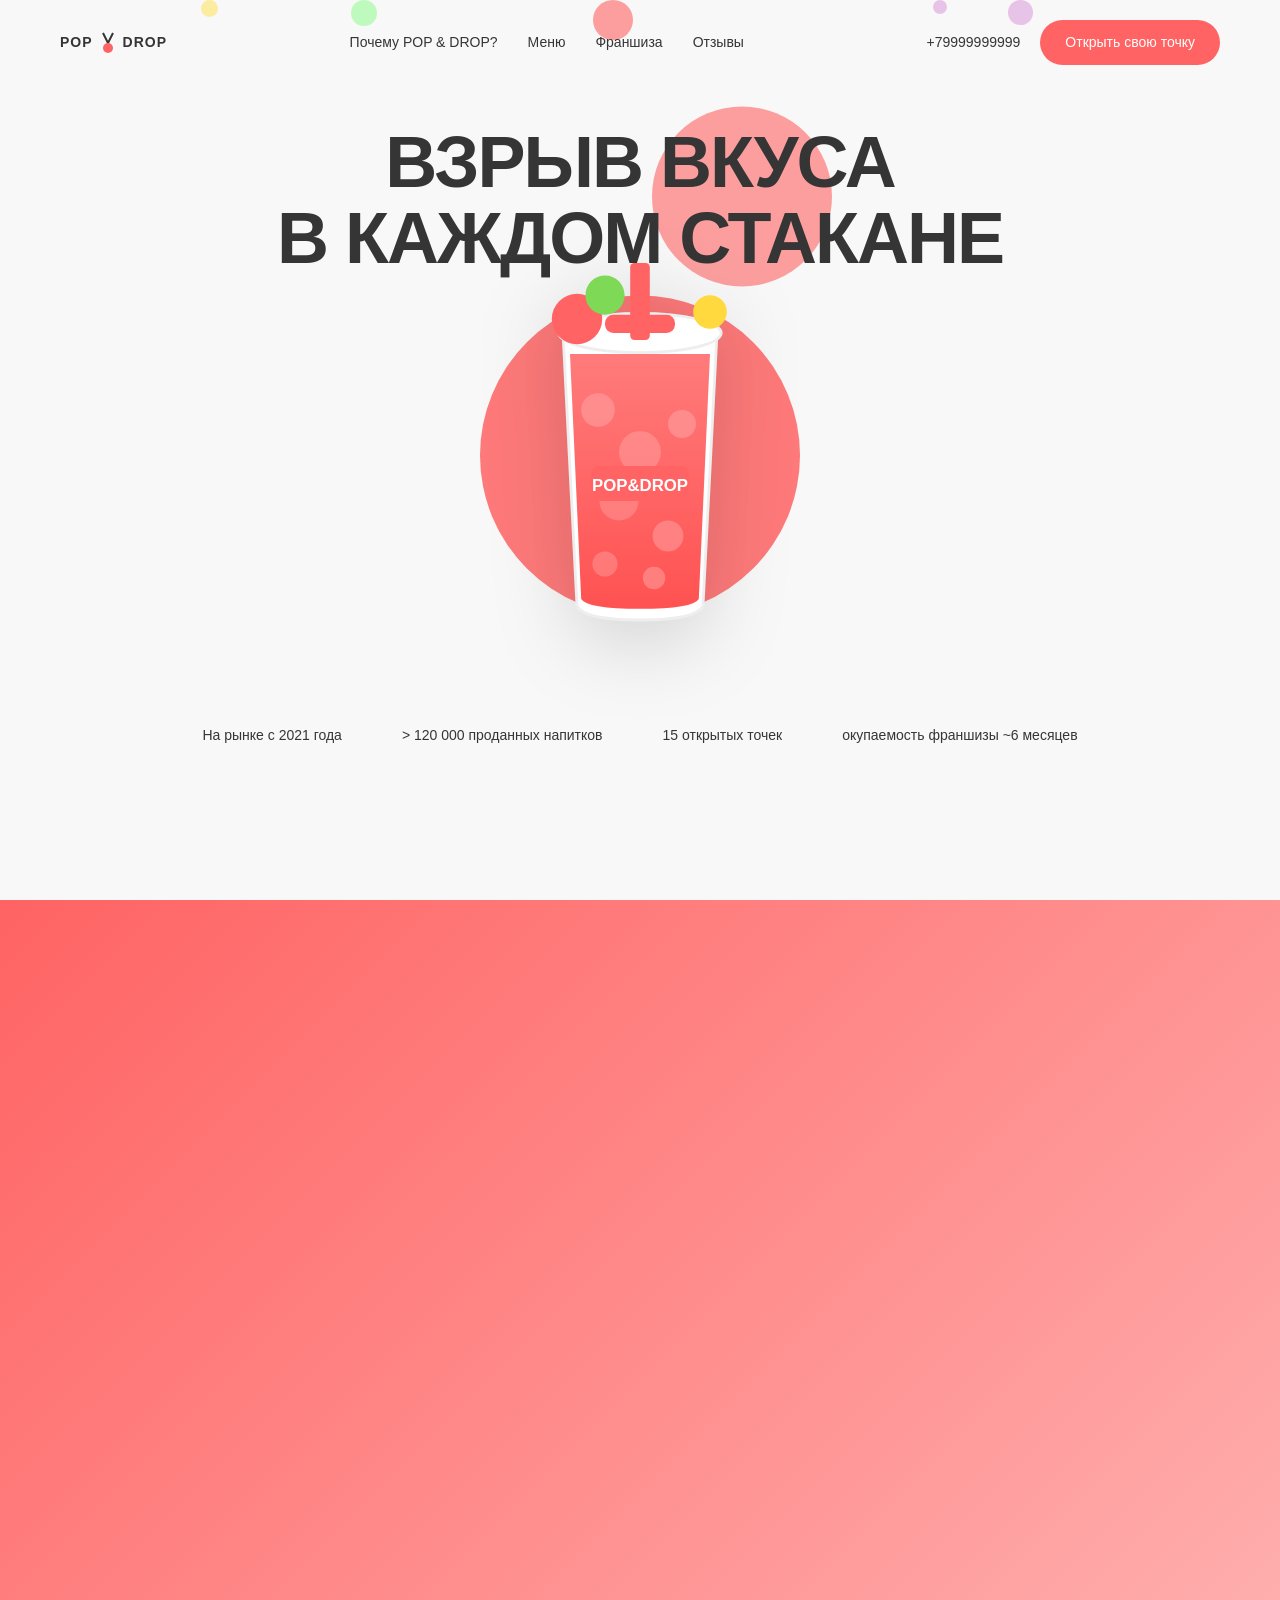
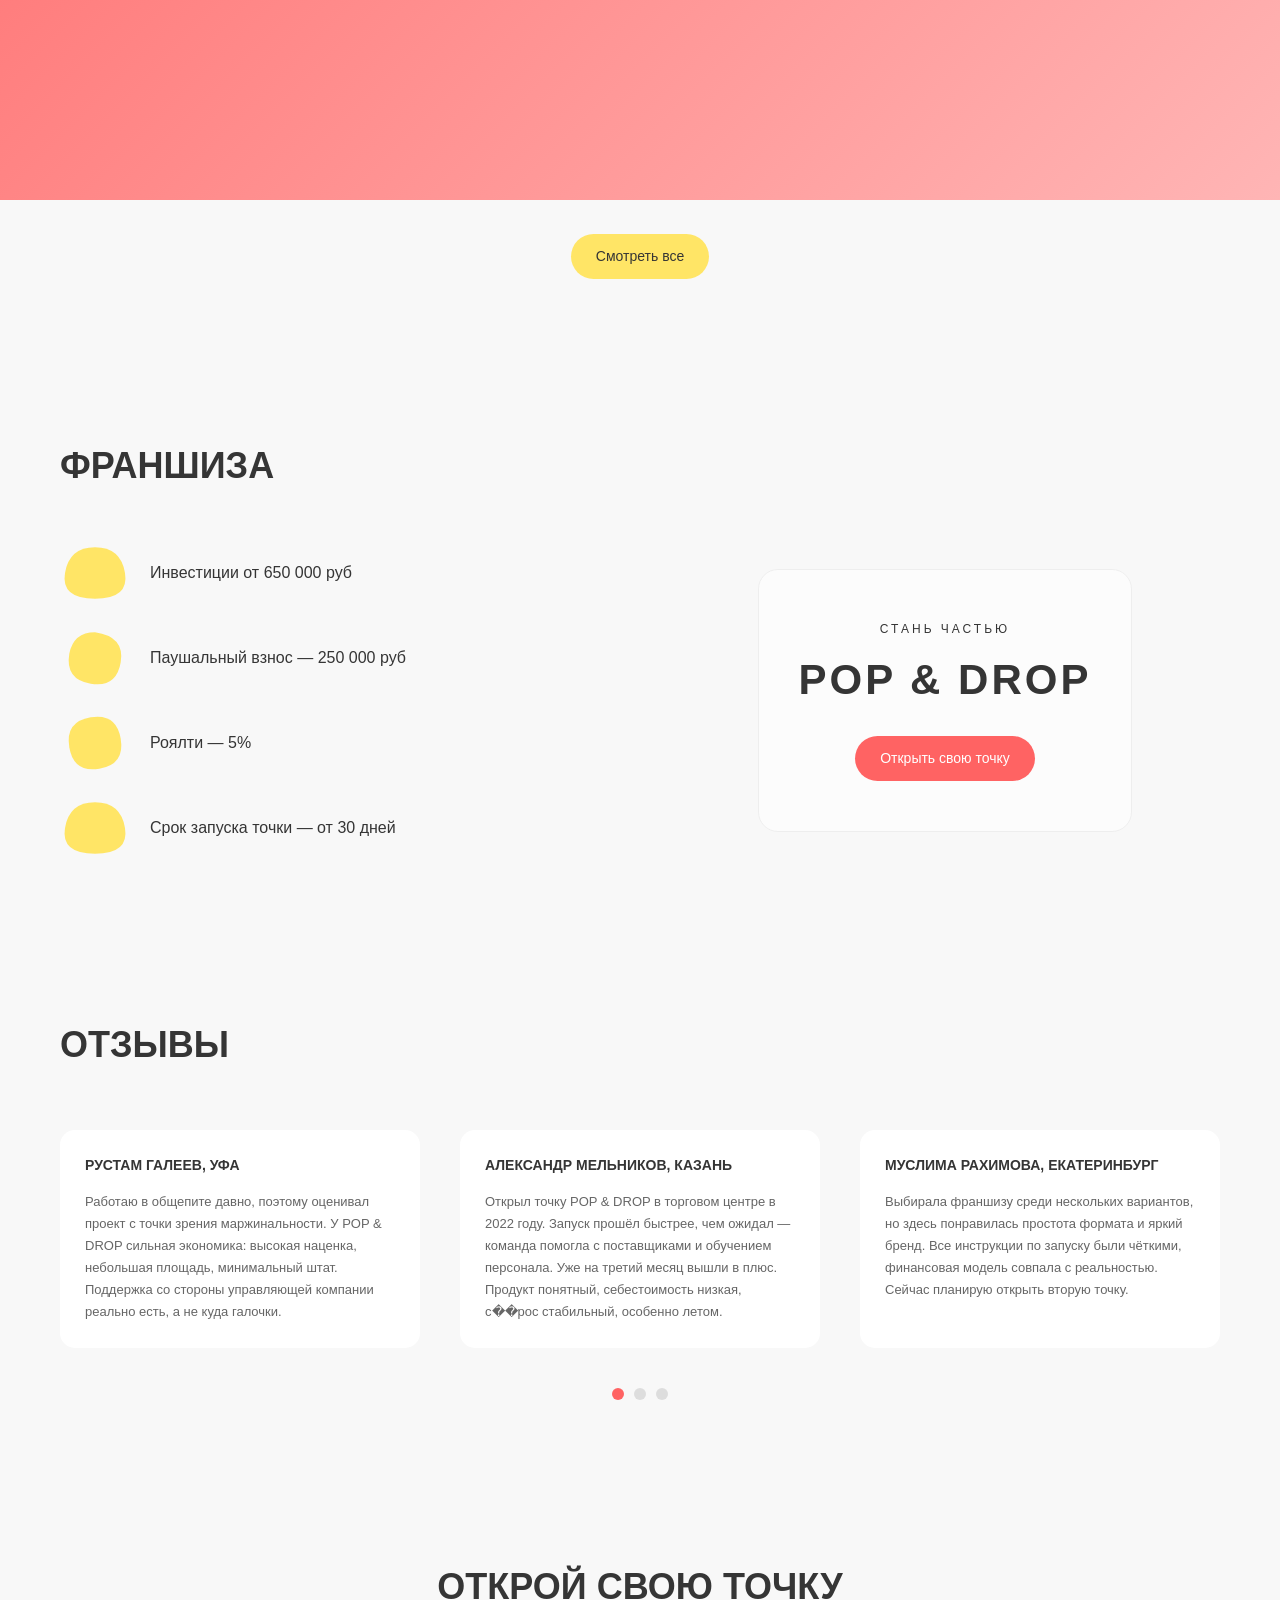
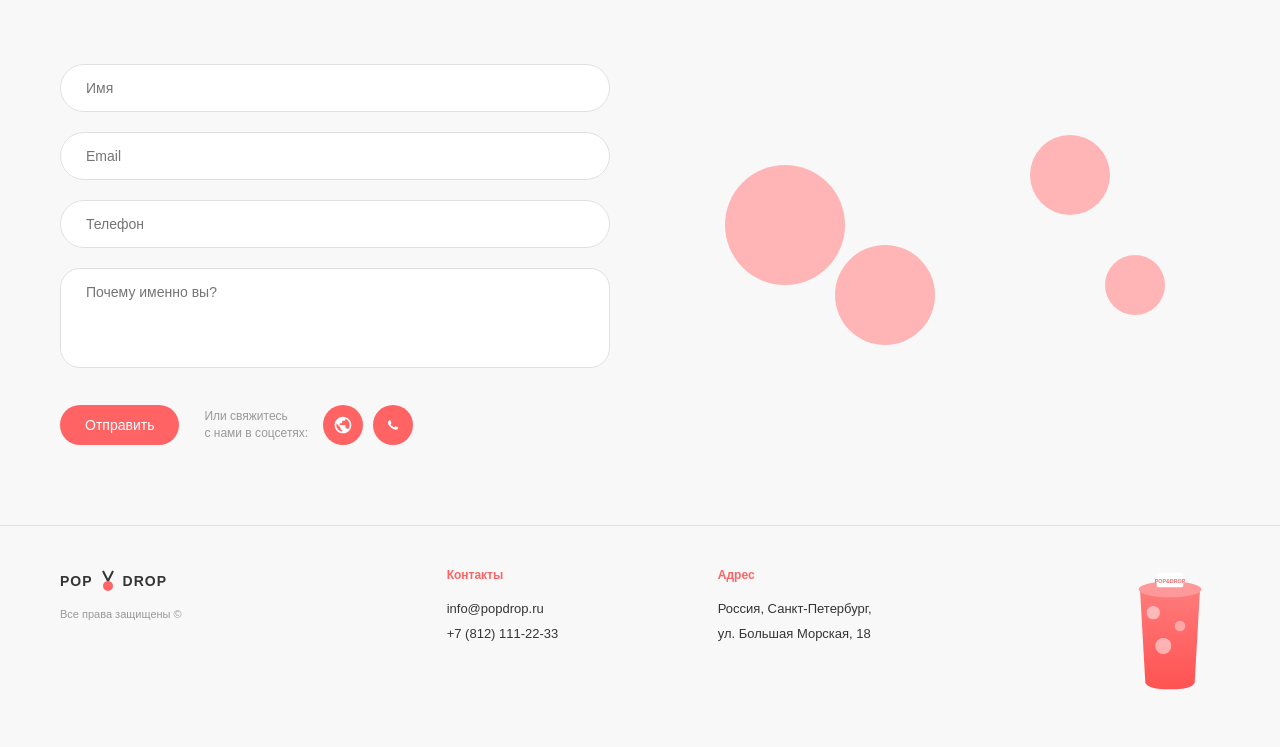
<file: index.html>
<!DOCTYPE html>
<html lang="ru">
<head>
    <meta charset="UTF-8">
    <meta name="viewport" content="width=device-width, initial-scale=1.0">
    <title>POP & DROP - Взрыв вкуса в каждом стакане</title>
    <link rel="stylesheet" href="styles.css">
    <link rel="icon" type="image/svg+xml" href="favicon.svg">
</head>
<body>
    <!-- Анимированные пузырьки на фоне -->
    <div class="bubbles-container" id="bubbles"></div>

    <!-- Header -->
    <header class="header">
        <div class="container header-container">
            <div class="logo">
                <span class="logo-text">POP</span>
                <div class="logo-icon">
                    <svg width="20" height="30" viewBox="0 0 20 30">
                        <path d="M5 5 L10 15 L15 5" stroke="#353535" stroke-width="2" fill="none"/>
                        <circle cx="10" cy="20" r="5" fill="#FF6363"/>
                    </svg>
                </div>
                <span class="logo-text">DROP</span>
            </div>
            <nav class="nav">
                <a href="#why" class="nav-link">Почему POP & DROP?</a>
                <a href="#menu" class="nav-link">Меню</a>
                <a href="#franchise" class="nav-link">Франшиза</a>
                <a href="#reviews" class="nav-link">Отзывы</a>
            </nav>
            <div class="header-right">
                <span class="phone">+79999999999</span>
                <a href="#contact" class="btn btn-primary">Открыть свою точку</a>
            </div>
        </div>
    </header>

    <!-- Hero Section -->
    <section class="hero">
        <div class="hero-circles">
            <div class="circle circle-1"></div>
            <div class="circle circle-2"></div>
        </div>
        <div class="container">
            <div class="hero-content">
                <h1 class="hero-title fade-in">ВЗРЫВ ВКУСА<br>В КАЖДОМ СТАКАНЕ</h1>
                <div class="hero-cup fade-in">
                    <svg viewBox="0 0 200 280" class="cup-svg">
                        <defs>
                            <linearGradient id="drinkGradient" x1="0%" y1="0%" x2="0%" y2="100%">
                                <stop offset="0%" style="stop-color:#FF7B7B"/>
                                <stop offset="100%" style="stop-color:#FF5252"/>
                            </linearGradient>
                        </defs>
                        <!-- Стакан -->
                        <path d="M45 55 L55 250 Q60 260 100 260 Q140 260 145 250 L155 55 Z" fill="#fff" stroke="#eee" stroke-width="2"/>
                        <!-- Напиток -->
                        <path d="M50 70 L58 245 Q62 252 100 252 Q138 252 142 245 L150 70 Z" fill="url(#drinkGradient)"/>
                        <!-- Пузырьки в напитке -->
                        <circle class="drink-bubble" cx="70" cy="110" r="12" fill="#FF9999" opacity="0.7"/>
                        <circle class="drink-bubble" cx="100" cy="140" r="15" fill="#FF9999" opacity="0.6"/>
                        <circle class="drink-bubble" cx="130" cy="120" r="10" fill="#FF9999" opacity="0.7"/>
                        <circle class="drink-bubble" cx="85" cy="175" r="14" fill="#FF9999" opacity="0.5"/>
                        <circle class="drink-bubble" cx="120" cy="200" r="11" fill="#FF9999" opacity="0.6"/>
                        <circle class="drink-bubble" cx="75" cy="220" r="9" fill="#FF9999" opacity="0.5"/>
                        <circle class="drink-bubble" cx="110" cy="230" r="8" fill="#FF9999" opacity="0.6"/>
                        <!-- Крышка -->
                        <ellipse cx="100" cy="55" rx="58" ry="14" fill="#fff" stroke="#eee" stroke-width="2"/>
                        <rect x="75" y="42" width="50" height="13" rx="6" fill="#FF6363"/>
                        <!-- Трубочка -->
                        <rect x="93" y="5" width="14" height="55" rx="3" fill="#FF6363"/>
                        <!-- Фрукты -->
                        <circle cx="55" cy="45" r="18" fill="#FF6363"/>
                        <circle cx="75" cy="28" r="14" fill="#7ED957"/>
                        <circle cx="150" cy="40" r="12" fill="#FFD93D"/>
                        <!-- Логотип на стакане -->
                        <rect x="65" y="150" width="70" height="25" rx="5" fill="#FF6363"/>
                        <text x="100" y="168" text-anchor="middle" fill="#fff" font-size="12" font-weight="800" font-family="Arial, sans-serif">POP&DROP</text>
                    </svg>
                </div>
            </div>
            <div class="hero-stats fade-in">
                <div class="stat">На рынке с 2021 года</div>
                <div class="stat">> 120 000 проданных напитков</div>
                <div class="stat">15 открытых точек</div>
                <div class="stat">окупаемость франшизы ~6 месяцев</div>
            </div>
        </div>
    </section>

    <!-- Why Section -->
    <section class="why-section" id="why">
        <div class="container">
            <h2 class="section-title fade-in">ПОЧЕМУ POP & DROP?</h2>
            <div class="why-grid">
                <div class="why-item fade-in">
                    <div class="why-icon">
                        <svg viewBox="0 0 50 50"><path d="M25 5 L30 20 L45 20 L33 30 L38 45 L25 35 L12 45 L17 30 L5 20 L20 20 Z" fill="#FF6363"/></svg>
                    </div>
                    <p>Яркий и узнаваемый бренд</p>
                </div>
                <div class="why-item fade-in">
                    <div class="why-icon">
                        <svg viewBox="0 0 50 50"><circle cx="25" cy="25" r="18" stroke="#FF6363" stroke-width="3" fill="none"/><path d="M15 25 L22 32 L35 18" stroke="#FF6363" stroke-width="3" fill="none"/></svg>
                    </div>
                    <p>Полное сопровождение партнёров</p>
                </div>
                <div class="why-item fade-in">
                    <div class="why-icon">
                        <svg viewBox="0 0 50 50"><rect x="10" y="20" width="30" height="25" rx="3" stroke="#FF6363" stroke-width="3" fill="none"/><path d="M15 20 V15 Q25 5 35 15 V20" stroke="#FF6363" stroke-width="3" fill="none"/></svg>
                    </div>
                    <p>Высокая маржинальность продукта</p>
                </div>
                <div class="why-item fade-in">
                    <div class="why-icon">
                        <svg viewBox="0 0 50 50"><circle cx="18" cy="15" r="7" stroke="#FF6363" stroke-width="3" fill="none"/><circle cx="32" cy="15" r="7" stroke="#FF6363" stroke-width="3" fill="none"/><path d="M8 45 Q8 32 18 32 L32 32 Q42 32 42 45" stroke="#FF6363" stroke-width="3" fill="none"/></svg>
                    </div>
                    <p>Обучение персонала</p>
                </div>
                <div class="why-item fade-in">
                    <div class="why-icon">
                        <svg viewBox="0 0 50 50"><path d="M10 38 L20 25 L30 30 L40 12" stroke="#FF6363" stroke-width="3" fill="none"/><circle cx="40" cy="12" r="4" fill="#FF6363"/></svg>
                    </div>
                    <p>Быстрая окупаемость</p>
                </div>
                <div class="why-item fade-in">
                    <div class="why-icon">
                        <svg viewBox="0 0 50 50"><rect x="8" y="12" width="34" height="26" rx="3" stroke="#FF6363" stroke-width="3" fill="none"/><path d="M8 20 L42 20" stroke="#FF6363" stroke-width="2"/><circle cx="25" cy="30" r="5" fill="#FF6363"/></svg>
                    </div>
                    <p>Маркетинговая поддержка</p>
                </div>
            </div>
        </div>
    </section>

    <!-- Menu Section -->
    <section class="menu-section" id="menu">
        <div class="container">
            <h2 class="section-title fade-in">МЕНЮ</h2>
            <div class="menu-grid">
                <div class="menu-item fade-in">
                    <div class="menu-cup">
                        <svg viewBox="0 0 150 200" class="cup-menu-svg">
                            <defs>
                                <linearGradient id="pinkGrad" x1="0%" y1="0%" x2="0%" y2="100%">
                                    <stop offset="0%" style="stop-color:#FFB6C1"/><stop offset="100%" style="stop-color:#FF69B4"/>
                                </linearGradient>
                            </defs>
                            <path d="M30 35 L38 175 Q42 185 75 185 Q108 185 112 175 L120 35 Z" fill="url(#pinkGrad)"/>
                            <ellipse cx="75" cy="35" rx="47" ry="12" fill="#FFD1DC"/>
                            <circle class="menu-bubble" cx="50" cy="70" r="10" fill="#fff" opacity="0.5"/>
                            <circle class="menu-bubble" cx="90" cy="90" r="8" fill="#fff" opacity="0.4"/>
                            <circle class="menu-bubble" cx="65" cy="120" r="12" fill="#fff" opacity="0.5"/>
                            <circle class="menu-bubble" cx="85" cy="150" r="9" fill="#fff" opacity="0.4"/>
                            <rect x="55" y="10" width="40" height="22" rx="4" fill="#FF6363"/>
                            <text x="75" y="25" text-anchor="middle" fill="#fff" font-size="8" font-weight="bold" font-family="Arial">POP&DROP</text>
                            <circle cx="45" cy="25" r="14" fill="#FF6B6B"/>
                            <circle cx="105" cy="20" r="10" fill="#90EE90"/>
                        </svg>
                    </div>
                    <p class="menu-name">Классические<br>лимонады</p>
                </div>
                <div class="menu-item fade-in">
                    <div class="menu-cup">
                        <svg viewBox="0 0 150 200" class="cup-menu-svg">
                            <defs>
                                <linearGradient id="purpleGrad" x1="0%" y1="0%" x2="0%" y2="100%">
                                    <stop offset="0%" style="stop-color:#DDA0DD"/><stop offset="100%" style="stop-color:#9370DB"/>
                                </linearGradient>
                            </defs>
                            <path d="M30 35 L38 175 Q42 185 75 185 Q108 185 112 175 L120 35 Z" fill="url(#purpleGrad)"/>
                            <ellipse cx="75" cy="35" rx="47" ry="12" fill="#E6E6FA"/>
                            <circle class="menu-bubble" cx="55" cy="75" r="10" fill="#fff" opacity="0.5"/>
                            <circle class="menu-bubble" cx="85" cy="95" r="8" fill="#fff" opacity="0.4"/>
                            <circle class="menu-bubble" cx="70" cy="125" r="11" fill="#fff" opacity="0.5"/>
                            <circle class="menu-bubble" cx="60" cy="155" r="9" fill="#fff" opacity="0.4"/>
                            <rect x="55" y="10" width="40" height="22" rx="4" fill="#FF6363"/>
                            <text x="75" y="25" text-anchor="middle" fill="#fff" font-size="8" font-weight="bold" font-family="Arial">POP&DROP</text>
                            <circle cx="100" cy="22" r="12" fill="#FFD700"/>
                        </svg>
                    </div>
                    <p class="menu-name">Тропические<br>миксы</p>
                </div>
                <div class="menu-item fade-in">
                    <div class="menu-cup">
                        <svg viewBox="0 0 150 200" class="cup-menu-svg">
                            <defs>
                                <linearGradient id="orangeGrad" x1="0%" y1="0%" x2="0%" y2="100%">
                                    <stop offset="0%" style="stop-color:#FFD700"/><stop offset="100%" style="stop-color:#FFA500"/>
                                </linearGradient>
                            </defs>
                            <path d="M30 35 L38 175 Q42 185 75 185 Q108 185 112 175 L120 35 Z" fill="url(#orangeGrad)"/>
                            <ellipse cx="75" cy="35" rx="47" ry="12" fill="#FFEFD5"/>
                            <circle class="menu-bubble" cx="50" cy="80" r="10" fill="#fff" opacity="0.5"/>
                            <circle class="menu-bubble" cx="95" cy="70" r="8" fill="#fff" opacity="0.4"/>
                            <circle class="menu-bubble" cx="65" cy="115" r="12" fill="#fff" opacity="0.5"/>
                            <circle class="menu-bubble" cx="88" cy="150" r="9" fill="#fff" opacity="0.4"/>
                            <rect x="55" y="10" width="40" height="22" rx="4" fill="#FF6363"/>
                            <text x="75" y="25" text-anchor="middle" fill="#fff" font-size="8" font-weight="bold" font-family="Arial">POP&DROP</text>
                            <circle cx="110" cy="25" r="14" fill="#FFA500"/>
                            <path d="M105 12 Q110 5 115 12" stroke="#228B22" stroke-width="2" fill="none"/>
                        </svg>
                    </div>
                    <p class="menu-name">Авторские<br>сезонные напитки</p>
                </div>
                <div class="menu-item fade-in">
                    <div class="menu-cup">
                        <svg viewBox="0 0 150 200" class="cup-menu-svg">
                            <defs>
                                <linearGradient id="greenGrad" x1="0%" y1="0%" x2="0%" y2="100%">
                                    <stop offset="0%" style="stop-color:#98FB98"/><stop offset="100%" style="stop-color:#32CD32"/>
                                </linearGradient>
                            </defs>
                            <path d="M30 35 L38 175 Q42 185 75 185 Q108 185 112 175 L120 35 Z" fill="url(#greenGrad)"/>
                            <ellipse cx="75" cy="35" rx="47" ry="12" fill="#F0FFF0"/>
                            <circle class="menu-bubble" cx="55" cy="75" r="10" fill="#fff" opacity="0.5"/>
                            <circle class="menu-bubble" cx="88" cy="90" r="8" fill="#fff" opacity="0.4"/>
                            <circle class="menu-bubble" cx="68" cy="125" r="11" fill="#fff" opacity="0.5"/>
                            <circle class="menu-bubble" cx="90" cy="155" r="9" fill="#fff" opacity="0.4"/>
                            <rect x="55" y="10" width="40" height="22" rx="4" fill="#FF6363"/>
                            <text x="75" y="25" text-anchor="middle" fill="#fff" font-size="8" font-weight="bold" font-family="Arial">POP&DROP</text>
                            <circle cx="45" cy="22" r="12" fill="#FFD700"/>
                            <circle cx="105" cy="18" r="10" fill="#FF6347"/>
                        </svg>
                    </div>
                    <p class="menu-name">Zero sugar<br>линейка</p>
                </div>
            </div>
            <div class="menu-btn-wrapper fade-in">
                <a href="menu.html" class="btn btn-yellow" id="viewAllMenu">Смотреть все</a>
            </div>
        </div>
    </section>

    <!-- Franchise Section -->
    <section class="franchise-section" id="franchise">
        <div class="container">
            <h2 class="section-title fade-in">ФРАНШИЗА</h2>
            <div class="franchise-content">
                <div class="franchise-list">
                    <div class="franchise-item fade-in">
                        <div class="franchise-blob blob-1">
                            <svg viewBox="0 0 80 70"><path d="M40 5 Q70 5 75 35 Q80 65 40 65 Q0 65 5 35 Q10 5 40 5" fill="#FFE566"/></svg>
                        </div>
                        <p>Инвестиции от 650 000 руб</p>
                    </div>
                    <div class="franchise-item fade-in">
                        <div class="franchise-blob blob-2">
                            <svg viewBox="0 0 80 70"><path d="M40 5 Q75 10 70 40 Q65 70 35 65 Q5 60 10 30 Q15 5 40 5" fill="#FFE566"/></svg>
                        </div>
                        <p>Паушальный взнос — 250 000 руб</p>
                    </div>
                    <div class="franchise-item fade-in">
                        <div class="franchise-blob blob-3">
                            <svg viewBox="0 0 80 70"><path d="M35 5 Q65 0 70 30 Q75 60 45 65 Q15 70 10 40 Q5 10 35 5" fill="#FFE566"/></svg>
                        </div>
                        <p>Роялти — 5%</p>
                    </div>
                    <div class="franchise-item fade-in">
                        <div class="franchise-blob blob-4">
                            <svg viewBox="0 0 80 70"><path d="M40 5 Q70 5 75 35 Q80 65 40 65 Q0 65 5 35 Q10 5 40 5" fill="#FFE566"/></svg>
                        </div>
                        <p>Срок запуска точки — от 30 дней</p>
                    </div>
                </div>
                <div class="franchise-cta fade-in">
                    <div class="franchise-card">
                        <span class="franchise-subtitle">СТАНЬ ЧАСТЬЮ</span>
                        <h3 class="franchise-title">POP & DROP</h3>
                        <a href="#contact" class="btn btn-primary">Открыть свою точку</a>
                    </div>
                </div>
            </div>
        </div>
    </section>

    <!-- Reviews Section -->
    <section class="reviews-section" id="reviews">
        <div class="container">
            <h2 class="section-title fade-in">ОТЗЫВЫ</h2>
            <div class="reviews-slider">
                <div class="reviews-grid" id="reviewsGrid">
                    <div class="review-item fade-in">
                        <h4 class="review-name">РУСТАМ ГАЛЕЕВ, УФА</h4>
                        <p class="review-text">Работаю в общепите давно, поэтому оценивал проект с точки зрения маржинальности. У POP & DROP сильная экономика: высокая наценка, небольшая площадь, минимальный штат. Поддержка со стороны управляющей компании реально есть, а не куда галочки.</p>
                    </div>
                    <div class="review-item fade-in">
                        <h4 class="review-name">АЛЕКСАНДР МЕЛЬНИКОВ, КАЗАНЬ</h4>
                        <p class="review-text">Открыл точку POP & DROP в торговом центре в 2022 году. Запуск прошёл быстрее, чем ожидал — команда помогла с поставщиками и обучением персонала. Уже на третий месяц вышли в плюс. Продукт понятный, себестоимость низкая, с��рос стабильный, особенно летом.</p>
                    </div>
                    <div class="review-item fade-in">
                        <h4 class="review-name">МУСЛИМА РАХИМОВА, ЕКАТЕРИНБУРГ</h4>
                        <p class="review-text">Выбирала франшизу среди нескольких вариантов, но здесь понравилась простота формата и яркий бренд. Все инструкции по запуску были чёткими, финансовая модель совпала с реальностью. Сейчас планирую открыть вторую точку.</p>
                    </div>
                </div>
            </div>
            <div class="reviews-dots">
                <span class="dot active" data-index="0"></span>
                <span class="dot" data-index="1"></span>
                <span class="dot" data-index="2"></span>
            </div>
        </div>
    </section>

    <!-- Contact Section -->
    <section class="contact-section" id="contact">
        <div class="container">
            <h2 class="section-title fade-in">ОТКРОЙ СВОЮ ТОЧКУ</h2>
            <div class="contact-content">
                <form class="contact-form fade-in" id="contactForm" novalidate>
                    <div class="form-group">
                        <input type="text" placeholder="Имя" required>
                        <span class="error-message"></span>
                    </div>
                    <div class="form-group">
                        <input type="email" placeholder="Email" required>
                        <span class="error-message"></span>
                    </div>
                    <div class="form-group">
                        <input type="tel" placeholder="Телефон" required>
                        <span class="error-message"></span>
                    </div>
                    <div class="form-group">
                        <textarea placeholder="Почему именно вы?" rows="4"></textarea>
                        <span class="error-message"></span>
                    </div>
                    <div class="form-footer">
                        <button type="submit" class="btn btn-primary">Отправить</button>
                        <div class="form-social">
                            <span>Или свяжитесь<br>с нами в соцсетях:</span>
                            <div class="social-icons">
                                <a href="https://google.com" class="social-icon" target="_blank" rel="noopener noreferrer">
                                    <svg viewBox="0 0 24 24" fill="currentColor"><path d="M12 2C6.48 2 2 6.48 2 12s4.48 10 10 10 10-4.48 10-10S17.52 2 12 2zm-1 17.93c-3.95-.49-7-3.85-7-7.93 0-.62.08-1.21.21-1.79L9 15v1c0 1.1.9 2 2 2v1.93zm6.9-2.54c-.26-.81-1-1.39-1.9-1.39h-1v-3c0-.55-.45-1-1-1H8v-2h2c.55 0 1-.45 1-1V7h2c1.1 0 2-.9 2-2v-.41c2.93 1.19 5 4.06 5 7.41 0 2.08-.8 3.97-2.1 5.39z"/></svg>
                                </a>
                                <a href="tel:+79991234567" class="social-icon">
                                    <svg viewBox="0 0 24 24" fill="currentColor"><path d="M17.472 14.382c-.297-.149-1.758-.867-2.03-.967-.273-.099-.471-.148-.67.15-.197.297-.767.966-.94 1.164-.173.199-.347.223-.644.075-.297-.15-1.255-.463-2.39-1.475-.883-.788-1.48-1.761-1.653-2.059-.173-.297-.018-.458.13-.606.134-.133.298-.347.446-.52.149-.174.198-.298.298-.497.099-.198.05-.371-.025-.52-.075-.149-.669-1.612-.916-2.207-.242-.579-.487-.5-.669-.51-.173-.008-.371-.01-.57-.01-.198 0-.52.074-.792.372-.272.297-1.04 1.016-1.04 2.479 0 1.462 1.065 2.875 1.213 3.074.149.198 2.096 3.2 5.077 4.487.709.306 1.262.489 1.694.625.712.227 1.36.195 1.871.118.571-.085 1.758-.719 2.006-1.413.248-.694.248-1.289.173-1.413-.074-.124-.272-.198-.57-.347z"/></svg>
                                </a>
                            </div>
                        </div>
                    </div>
                </form>
                <div class="contact-decor fade-in">
                    <div class="decor-blobs">
                        <div class="decor-blob blob-coral-1"></div>
                        <div class="decor-blob blob-coral-2"></div>
                        <div class="decor-blob blob-coral-3"></div>
                        <div class="decor-blob blob-coral-4"></div>
                    </div>
                </div>
            </div>
        </div>
    </section>

    <!-- Footer -->
    <footer class="footer">
        <div class="container">
            <div class="footer-content">
                <div class="footer-logo">
                    <div class="logo">
                        <span class="logo-text">POP</span>
                        <div class="logo-icon">
                            <svg width="20" height="30" viewBox="0 0 20 30">
                                <path d="M5 5 L10 15 L15 5" stroke="#353535" stroke-width="2" fill="none"/>
                                <circle cx="10" cy="20" r="5" fill="#FF6363"/>
                            </svg>
                        </div>
                        <span class="logo-text">DROP</span>
                    </div>
                    <span class="copyright">Все права защищены ©</span>
                </div>
                <div class="footer-col">
                    <h5>Контакты</h5>
                    <p>info@popdrop.ru</p>
                    <p>+7 (812) 111-22-33</p>
                </div>
                <div class="footer-col">
                    <h5>Адрес</h5>
                    <p>Россия, Санкт-Петербург,</p>
                    <p>ул. Большая Морская, 18</p>
                </div>
                <div class="footer-cup">
                    <svg viewBox="0 0 150 200" class="footer-cup-svg">
                        <defs>
                            <linearGradient id="footerGrad" x1="0%" y1="0%" x2="0%" y2="100%">
                                <stop offset="0%" style="stop-color:#FF7B7B"/><stop offset="100%" style="stop-color:#FF5252"/>
                            </linearGradient>
                        </defs>
                        <path d="M30 35 L38 175 Q42 185 75 185 Q108 185 112 175 L120 35 Z" fill="url(#footerGrad)"/>
                        <ellipse cx="75" cy="35" rx="47" ry="12" fill="#FF9999"/>
                        <circle cx="50" cy="70" r="10" fill="#fff" opacity="0.5"/>
                        <circle cx="90" cy="90" r="8" fill="#fff" opacity="0.4"/>
                        <circle cx="65" cy="120" r="12" fill="#fff" opacity="0.5"/>
                        <rect x="55" y="10" width="40" height="22" rx="4" fill="#fff"/>
                        <text x="75" y="25" text-anchor="middle" fill="#FF6363" font-size="8" font-weight="bold" font-family="Arial">POP&DROP</text>
                    </svg>
                </div>
            </div>
        </div>
    </footer>

    <script src="supabase-config.js"></script>
    <script src="script.js"></script>
</body>
</html>
</file>
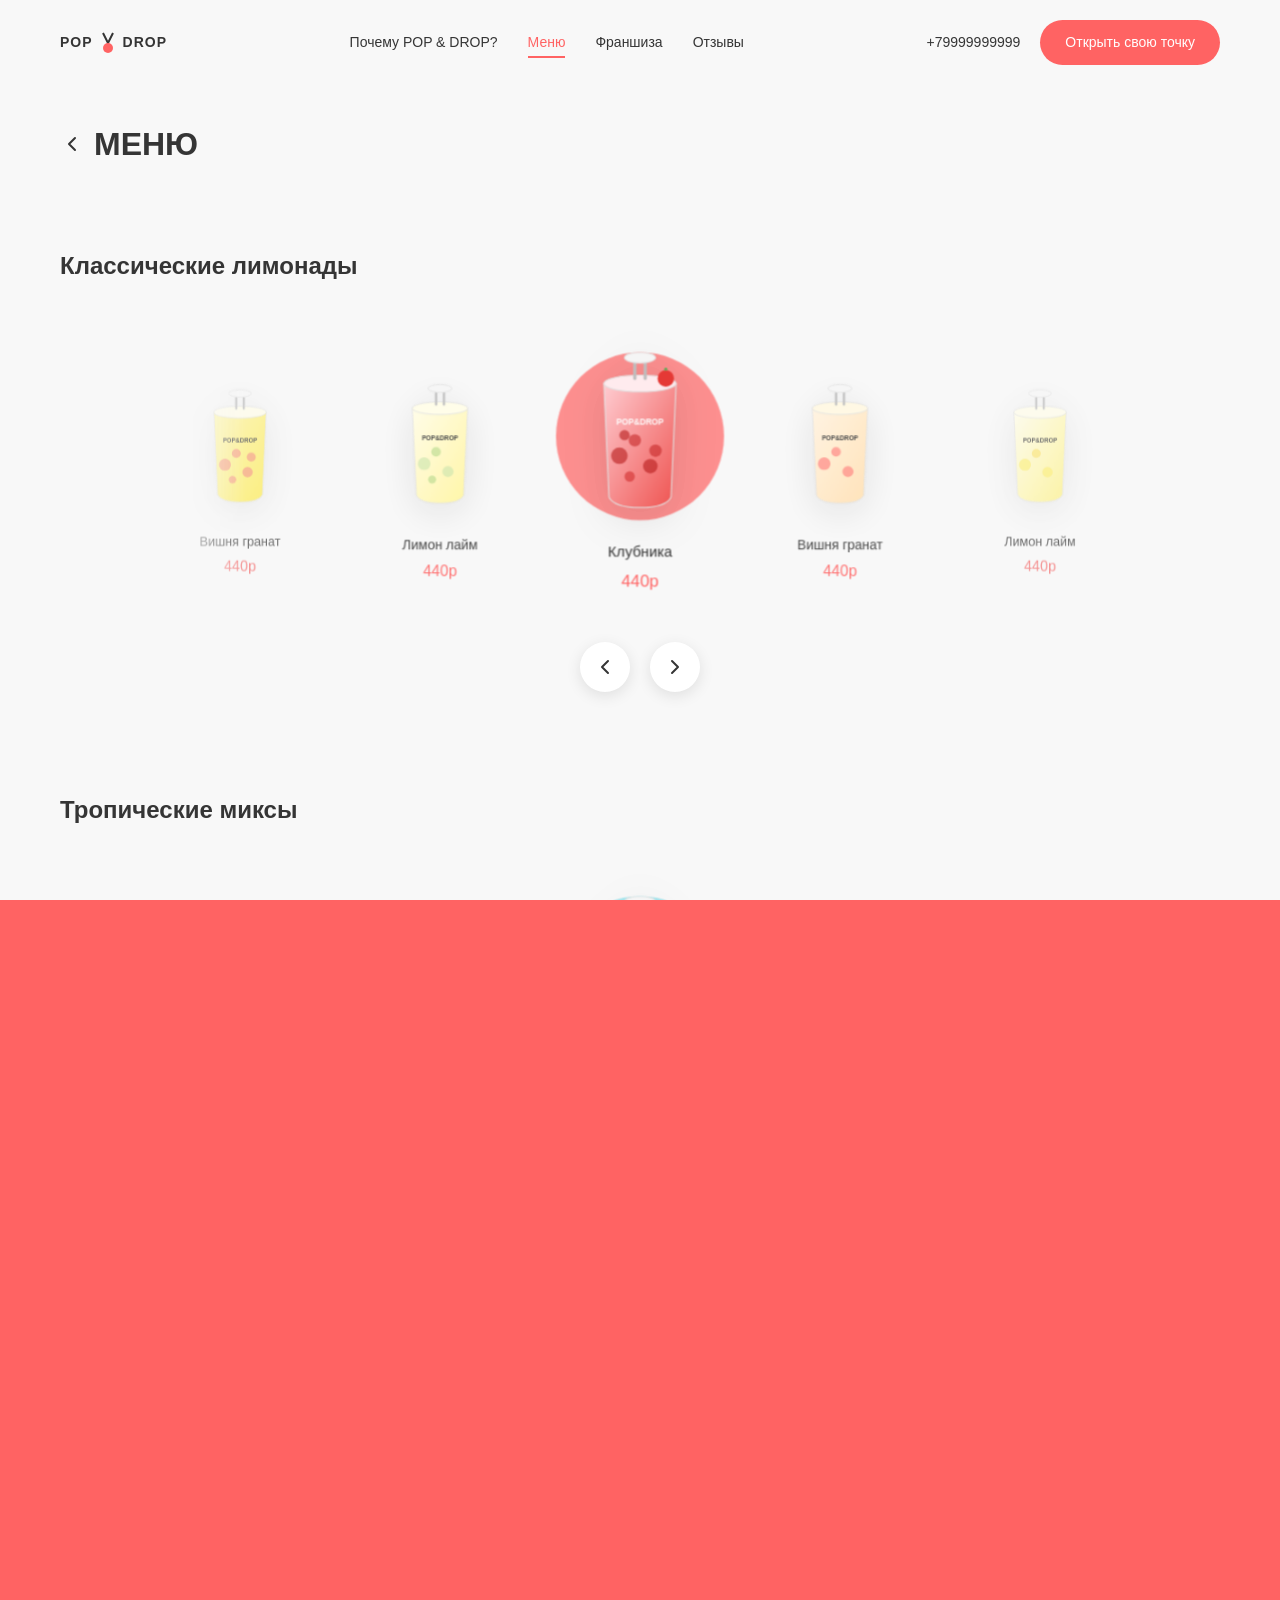
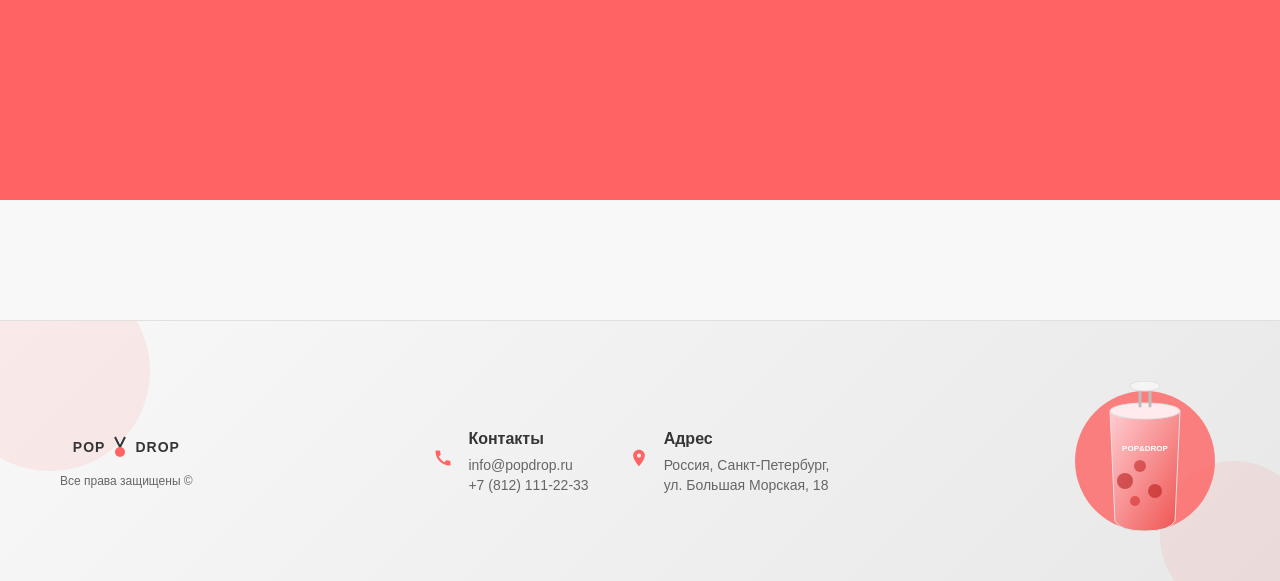
<file: menu.html>
<!DOCTYPE html>
<html lang="ru">
<head>
    <meta charset="UTF-8">
    <meta name="viewport" content="width=device-width, initial-scale=1.0">
    <title>Меню - POP & DROP</title>
    <link rel="stylesheet" href="styles.css">
    <link rel="stylesheet" href="menu-styles.css">
    <link rel="icon" type="image/svg+xml" href="favicon.svg">
</head>
<body>
    <!-- Animated Bubbles Background -->
    <div class="bubbles-container" id="bubbles"></div>

    <!-- Header -->
    <header class="header">
        <div class="header-container">
            <a href="index.html" class="logo">
                <div class="logo-text">POP</div>
                <div class="logo-icon">
                    <svg width="20" height="30" viewBox="0 0 20 30">
                        <path d="M5 5 L10 15 L15 5" stroke="#353535" stroke-width="2" fill="none"/>
                        <circle cx="10" cy="20" r="5" fill="#FF6363"/>
                    </svg>
                </div>
                <div class="logo-text">DROP</div>
            </a>
            <nav class="nav">
                <a href="index.html#why">Почему POP & DROP?</a>
                <a href="menu.html" class="active">Меню</a>
                <a href="index.html#franchise">Франшиза</a>
                <a href="index.html#reviews">Отзывы</a>
            </nav>
            <div class="header-right">
                <a href="tel:+79999999999" class="phone">+79999999999</a>
                <a href="index.html#contact" class="btn btn-primary">Открыть свою точку</a>
            </div>
        </div>
    </header>

    <!-- Menu Title -->
    <section class="menu-page-header">
        <div class="container">
            <a href="index.html" class="back-link">
                <svg width="24" height="24" viewBox="0 0 24 24" fill="none">
                    <path d="M15 18L9 12L15 6" stroke="#353535" stroke-width="2" stroke-linecap="round" stroke-linejoin="round"/>
                </svg>
                <span>МЕНЮ</span>
            </a>
        </div>
    </section>

    <!-- Classic Lemonades -->
    <section class="menu-category">
        <div class="container">
            <h2 class="category-title">Классические лимонады</h2>
            <div class="carousel-wrapper">
                <div class="carousel" id="carousel1">
                    <div class="carousel-track">
                        <div class="drink-card" data-color="#FFB74D">
                            <div class="drink-circle" style="background: #FFB74D;"></div>
                            <div class="drink-cup yellow">
                                <svg viewBox="0 0 120 160" class="cup-svg">
                                    <defs>
                                        <linearGradient id="yellow1" x1="0%" y1="0%" x2="100%" y2="100%">
                                            <stop offset="0%" style="stop-color:#FFF59D"/>
                                            <stop offset="100%" style="stop-color:#FFEB3B"/>
                                        </linearGradient>
                                    </defs>
                                    <path d="M25 30 L30 140 Q35 150 60 150 Q85 150 90 140 L95 30 Z" fill="url(#yellow1)" stroke="#E0E0E0" stroke-width="1"/>
                                    <ellipse cx="60" cy="30" rx="35" ry="8" fill="#FFFDE7" stroke="#E0E0E0"/>
                                    <path d="M55 5 L55 25 M65 5 L65 25" stroke="#BDBDBD" stroke-width="3" stroke-linecap="round"/>
                                    <ellipse cx="60" cy="5" rx="15" ry="5" fill="#F5F5F5" stroke="#E0E0E0"/>
                                    <circle cx="40" cy="100" r="8" fill="#FF6B6B" opacity="0.8" class="bubble"/>
                                    <circle cx="55" cy="85" r="6" fill="#FF6B6B" opacity="0.8" class="bubble"/>
                                    <circle cx="70" cy="110" r="7" fill="#FF6B6B" opacity="0.8" class="bubble"/>
                                    <circle cx="50" cy="120" r="5" fill="#FF6B6B" opacity="0.8" class="bubble"/>
                                    <circle cx="75" cy="90" r="6" fill="#FF6B6B" opacity="0.8" class="bubble"/>
                                    <text x="60" y="70" text-anchor="middle" font-size="8" fill="#353535" font-weight="bold">POP&DROP</text>
                                </svg>
                            </div>
                            <p class="drink-name">Вишня гранат</p>
                            <p class="drink-price">440р</p>
                        </div>

                        <div class="drink-card" data-color="#FFF59D">
                            <div class="drink-circle" style="background: #FFF59D;"></div>
                            <div class="drink-cup yellow-light">
                                <svg viewBox="0 0 120 160" class="cup-svg">
                                    <defs>
                                        <linearGradient id="yellow2" x1="0%" y1="0%" x2="100%" y2="100%">
                                            <stop offset="0%" style="stop-color:#FFFDE7"/>
                                            <stop offset="100%" style="stop-color:#FFF59D"/>
                                        </linearGradient>
                                    </defs>
                                    <path d="M25 30 L30 140 Q35 150 60 150 Q85 150 90 140 L95 30 Z" fill="url(#yellow2)" stroke="#E0E0E0" stroke-width="1"/>
                                    <ellipse cx="60" cy="30" rx="35" ry="8" fill="#FFFDE7" stroke="#E0E0E0"/>
                                    <path d="M55 5 L55 25 M65 5 L65 25" stroke="#BDBDBD" stroke-width="3" stroke-linecap="round"/>
                                    <ellipse cx="60" cy="5" rx="15" ry="5" fill="#F5F5F5" stroke="#E0E0E0"/>
                                    <circle cx="40" cy="100" r="8" fill="#C5E1A5" opacity="0.9" class="bubble"/>
                                    <circle cx="55" cy="85" r="6" fill="#AED581" opacity="0.9" class="bubble"/>
                                    <circle cx="70" cy="110" r="7" fill="#C5E1A5" opacity="0.9" class="bubble"/>
                                    <circle cx="50" cy="120" r="5" fill="#AED581" opacity="0.9" class="bubble"/>
                                    <text x="60" y="70" text-anchor="middle" font-size="8" fill="#353535" font-weight="bold">POP&DROP</text>
                                </svg>
                            </div>
                            <p class="drink-name">Лимон лайм</p>
                            <p class="drink-price">440р</p>
                        </div>

                        <div class="drink-card active" data-color="#FF6363">
                            <div class="drink-circle" style="background: #FF6363;"></div>
                            <div class="drink-cup red">
                                <svg viewBox="0 0 120 160" class="cup-svg">
                                    <defs>
                                        <linearGradient id="red1" x1="0%" y1="0%" x2="100%" y2="100%">
                                            <stop offset="0%" style="stop-color:#FFCDD2"/>
                                            <stop offset="100%" style="stop-color:#EF5350"/>
                                        </linearGradient>
                                    </defs>
                                    <path d="M25 30 L30 140 Q35 150 60 150 Q85 150 90 140 L95 30 Z" fill="url(#red1)" stroke="#E0E0E0" stroke-width="1"/>
                                    <ellipse cx="60" cy="30" rx="35" ry="8" fill="#FFEBEE" stroke="#E0E0E0"/>
                                    <path d="M55 5 L55 25 M65 5 L65 25" stroke="#BDBDBD" stroke-width="3" stroke-linecap="round"/>
                                    <ellipse cx="60" cy="5" rx="15" ry="5" fill="#F5F5F5" stroke="#E0E0E0"/>
                                    <circle cx="40" cy="100" r="8" fill="#B71C1C" opacity="0.6" class="bubble"/>
                                    <circle cx="55" cy="85" r="6" fill="#C62828" opacity="0.6" class="bubble"/>
                                    <circle cx="70" cy="110" r="7" fill="#B71C1C" opacity="0.6" class="bubble"/>
                                    <circle cx="50" cy="120" r="5" fill="#D32F2F" opacity="0.6" class="bubble"/>
                                    <circle cx="75" cy="95" r="6" fill="#C62828" opacity="0.6" class="bubble"/>
                                    <circle cx="45" cy="80" r="5" fill="#B71C1C" opacity="0.6" class="bubble"/>
                                    <text x="60" y="70" text-anchor="middle" font-size="8" fill="#fff" font-weight="bold">POP&DROP</text>
                                    <!-- Strawberry decoration -->
                                    <circle cx="85" cy="25" r="8" fill="#E53935"/>
                                    <path d="M83 17 Q85 12 87 17" fill="#4CAF50"/>
                                </svg>
                            </div>
                            <p class="drink-name">Клубника</p>
                            <p class="drink-price">440р</p>
                        </div>

                        <div class="drink-card" data-color="#FFCC80">
                            <div class="drink-circle" style="background: #FFCC80;"></div>
                            <div class="drink-cup orange">
                                <svg viewBox="0 0 120 160" class="cup-svg">
                                    <defs>
                                        <linearGradient id="orange1" x1="0%" y1="0%" x2="100%" y2="100%">
                                            <stop offset="0%" style="stop-color:#FFF3E0"/>
                                            <stop offset="100%" style="stop-color:#FFE0B2"/>
                                        </linearGradient>
                                    </defs>
                                    <path d="M25 30 L30 140 Q35 150 60 150 Q85 150 90 140 L95 30 Z" fill="url(#orange1)" stroke="#E0E0E0" stroke-width="1"/>
                                    <ellipse cx="60" cy="30" rx="35" ry="8" fill="#FFF8E1" stroke="#E0E0E0"/>
                                    <path d="M55 5 L55 25 M65 5 L65 25" stroke="#BDBDBD" stroke-width="3" stroke-linecap="round"/>
                                    <ellipse cx="60" cy="5" rx="15" ry="5" fill="#F5F5F5" stroke="#E0E0E0"/>
                                    <circle cx="40" cy="100" r="8" fill="#FF6B6B" opacity="0.8" class="bubble"/>
                                    <circle cx="55" cy="85" r="6" fill="#FF6B6B" opacity="0.8" class="bubble"/>
                                    <circle cx="70" cy="110" r="7" fill="#FF6B6B" opacity="0.8" class="bubble"/>
                                    <text x="60" y="70" text-anchor="middle" font-size="8" fill="#353535" font-weight="bold">POP&DROP</text>
                                </svg>
                            </div>
                            <p class="drink-name">Вишня гранат</p>
                            <p class="drink-price">440р</p>
                        </div>

                        <div class="drink-card" data-color="#FFF59D">
                            <div class="drink-circle" style="background: #FFF59D;"></div>
                            <div class="drink-cup lemon">
                                <svg viewBox="0 0 120 160" class="cup-svg">
                                    <defs>
                                        <linearGradient id="lemon1" x1="0%" y1="0%" x2="100%" y2="100%">
                                            <stop offset="0%" style="stop-color:#FFFDE7"/>
                                            <stop offset="100%" style="stop-color:#FFF176"/>
                                        </linearGradient>
                                    </defs>
                                    <path d="M25 30 L30 140 Q35 150 60 150 Q85 150 90 140 L95 30 Z" fill="url(#lemon1)" stroke="#E0E0E0" stroke-width="1"/>
                                    <ellipse cx="60" cy="30" rx="35" ry="8" fill="#FFFDE7" stroke="#E0E0E0"/>
                                    <path d="M55 5 L55 25 M65 5 L65 25" stroke="#BDBDBD" stroke-width="3" stroke-linecap="round"/>
                                    <ellipse cx="60" cy="5" rx="15" ry="5" fill="#F5F5F5" stroke="#E0E0E0"/>
                                    <circle cx="40" cy="100" r="8" fill="#FFEB3B" opacity="0.9" class="bubble"/>
                                    <circle cx="55" cy="85" r="6" fill="#FDD835" opacity="0.9" class="bubble"/>
                                    <circle cx="70" cy="110" r="7" fill="#FFEB3B" opacity="0.9" class="bubble"/>
                                    <text x="60" y="70" text-anchor="middle" font-size="8" fill="#353535" font-weight="bold">POP&DROP</text>
                                </svg>
                            </div>
                            <p class="drink-name">Лимон лайм</p>
                            <p class="drink-price">440р</p>
                        </div>
                    </div>
                </div>
                <div class="carousel-nav">
                    <button class="carousel-btn prev" onclick="moveCarousel('carousel1', -1)">
                        <svg width="24" height="24" viewBox="0 0 24 24" fill="none">
                            <path d="M15 18L9 12L15 6" stroke="#353535" stroke-width="2" stroke-linecap="round" stroke-linejoin="round"/>
                        </svg>
                    </button>
                    <button class="carousel-btn next" onclick="moveCarousel('carousel1', 1)">
                        <svg width="24" height="24" viewBox="0 0 24 24" fill="none">
                            <path d="M9 18L15 12L9 6" stroke="#353535" stroke-width="2" stroke-linecap="round" stroke-linejoin="round"/>
                        </svg>
                    </button>
                </div>
            </div>
        </div>
    </section>

    <!-- Tropical Mixes -->
    <section class="menu-category">
        <div class="container">
            <h2 class="category-title">Тропические миксы</h2>
            <div class="carousel-wrapper">
                <div class="carousel" id="carousel2">
                    <div class="carousel-track">
                        <div class="drink-card" data-color="#C5E1A5">
                            <div class="drink-circle" style="background: #C5E1A5;"></div>
                            <div class="drink-cup green">
                                <svg viewBox="0 0 120 160" class="cup-svg">
                                    <defs>
                                        <linearGradient id="green1" x1="0%" y1="0%" x2="100%" y2="100%">
                                            <stop offset="0%" style="stop-color:#E8F5E9"/>
                                            <stop offset="100%" style="stop-color:#C8E6C9"/>
                                        </linearGradient>
                                    </defs>
                                    <path d="M25 30 L30 140 Q35 150 60 150 Q85 150 90 140 L95 30 Z" fill="url(#green1)" stroke="#E0E0E0" stroke-width="1"/>
                                    <ellipse cx="60" cy="30" rx="35" ry="8" fill="#E8F5E9" stroke="#E0E0E0"/>
                                    <path d="M55 5 L55 25 M65 5 L65 25" stroke="#BDBDBD" stroke-width="3" stroke-linecap="round"/>
                                    <ellipse cx="60" cy="5" rx="15" ry="5" fill="#F5F5F5" stroke="#E0E0E0"/>
                                    <circle cx="40" cy="100" r="8" fill="#81C784" opacity="0.8" class="bubble"/>
                                    <circle cx="55" cy="85" r="6" fill="#66BB6A" opacity="0.8" class="bubble"/>
                                    <circle cx="70" cy="110" r="7" fill="#81C784" opacity="0.8" class="bubble"/>
                                    <text x="60" y="70" text-anchor="middle" font-size="8" fill="#353535" font-weight="bold">POP&DROP</text>
                                </svg>
                            </div>
                            <p class="drink-name">Кокос</p>
                            <p class="drink-price">520р</p>
                        </div>

                        <div class="drink-card" data-color="#FFE082">
                            <div class="drink-circle" style="background: #FFE082;"></div>
                            <div class="drink-cup yellow-green">
                                <svg viewBox="0 0 120 160" class="cup-svg">
                                    <defs>
                                        <linearGradient id="yg1" x1="0%" y1="0%" x2="100%" y2="100%">
                                            <stop offset="0%" style="stop-color:#F1F8E9"/>
                                            <stop offset="100%" style="stop-color:#DCEDC8"/>
                                        </linearGradient>
                                    </defs>
                                    <path d="M25 30 L30 140 Q35 150 60 150 Q85 150 90 140 L95 30 Z" fill="url(#yg1)" stroke="#E0E0E0" stroke-width="1"/>
                                    <ellipse cx="60" cy="30" rx="35" ry="8" fill="#F1F8E9" stroke="#E0E0E0"/>
                                    <path d="M55 5 L55 25 M65 5 L65 25" stroke="#BDBDBD" stroke-width="3" stroke-linecap="round"/>
                                    <ellipse cx="60" cy="5" rx="15" ry="5" fill="#F5F5F5" stroke="#E0E0E0"/>
                                    <circle cx="40" cy="100" r="8" fill="#AED581" opacity="0.8" class="bubble"/>
                                    <circle cx="55" cy="85" r="6" fill="#9CCC65" opacity="0.8" class="bubble"/>
                                    <circle cx="70" cy="110" r="7" fill="#AED581" opacity="0.8" class="bubble"/>
                                    <text x="60" y="70" text-anchor="middle" font-size="8" fill="#353535" font-weight="bold">POP&DROP</text>
                                </svg>
                            </div>
                            <p class="drink-name">Лайм фейхоа</p>
                            <p class="drink-price">520р</p>
                        </div>

                        <div class="drink-card active" data-color="#80DEEA">
                            <div class="drink-circle" style="background: #80DEEA;"></div>
                            <div class="drink-cup cyan">
                                <svg viewBox="0 0 120 160" class="cup-svg">
                                    <defs>
                                        <linearGradient id="cyan1" x1="0%" y1="0%" x2="100%" y2="100%">
                                            <stop offset="0%" style="stop-color:#E0F7FA"/>
                                            <stop offset="50%" style="stop-color:#80DEEA"/>
                                            <stop offset="100%" style="stop-color:#4DB6AC"/>
                                        </linearGradient>
                                    </defs>
                                    <path d="M25 30 L30 140 Q35 150 60 150 Q85 150 90 140 L95 30 Z" fill="url(#cyan1)" stroke="#E0E0E0" stroke-width="1"/>
                                    <ellipse cx="60" cy="30" rx="35" ry="8" fill="#E0F7FA" stroke="#E0E0E0"/>
                                    <path d="M55 5 L55 25 M65 5 L65 25" stroke="#BDBDBD" stroke-width="3" stroke-linecap="round"/>
                                    <ellipse cx="60" cy="5" rx="15" ry="5" fill="#F5F5F5" stroke="#E0E0E0"/>
                                    <circle cx="40" cy="100" r="8" fill="#26A69A" opacity="0.7" class="bubble"/>
                                    <circle cx="55" cy="85" r="6" fill="#4DB6AC" opacity="0.7" class="bubble"/>
                                    <circle cx="70" cy="110" r="7" fill="#26A69A" opacity="0.7" class="bubble"/>
                                    <circle cx="50" cy="120" r="5" fill="#4DB6AC" opacity="0.7" class="bubble"/>
                                    <circle cx="75" cy="95" r="6" fill="#26A69A" opacity="0.7" class="bubble"/>
                                    <text x="60" y="70" text-anchor="middle" font-size="8" fill="#353535" font-weight="bold">POP&DROP</text>
                                    <!-- Lemon decoration -->
                                    <ellipse cx="80" cy="25" rx="10" ry="6" fill="#FDD835"/>
                                </svg>
                            </div>
                            <p class="drink-name">Манго маракуя</p>
                            <p class="drink-price">520р</p>
                        </div>

                        <div class="drink-card" data-color="#A5D6A7">
                            <div class="drink-circle" style="background: #A5D6A7;"></div>
                            <div class="drink-cup mint">
                                <svg viewBox="0 0 120 160" class="cup-svg">
                                    <defs>
                                        <linearGradient id="mint1" x1="0%" y1="0%" x2="100%" y2="100%">
                                            <stop offset="0%" style="stop-color:#E8F5E9"/>
                                            <stop offset="100%" style="stop-color:#A5D6A7"/>
                                        </linearGradient>
                                    </defs>
                                    <path d="M25 30 L30 140 Q35 150 60 150 Q85 150 90 140 L95 30 Z" fill="url(#mint1)" stroke="#E0E0E0" stroke-width="1"/>
                                    <ellipse cx="60" cy="30" rx="35" ry="8" fill="#E8F5E9" stroke="#E0E0E0"/>
                                    <path d="M55 5 L55 25 M65 5 L65 25" stroke="#BDBDBD" stroke-width="3" stroke-linecap="round"/>
                                    <ellipse cx="60" cy="5" rx="15" ry="5" fill="#F5F5F5" stroke="#E0E0E0"/>
                                    <circle cx="40" cy="100" r="8" fill="#66BB6A" opacity="0.8" class="bubble"/>
                                    <circle cx="55" cy="85" r="6" fill="#81C784" opacity="0.8" class="bubble"/>
                                    <circle cx="70" cy="110" r="7" fill="#66BB6A" opacity="0.8" class="bubble"/>
                                    <text x="60" y="70" text-anchor="middle" font-size="8" fill="#353535" font-weight="bold">POP&DROP</text>
                                </svg>
                            </div>
                            <p class="drink-name">Кокос</p>
                            <p class="drink-price">520р</p>
                        </div>

                        <div class="drink-card" data-color="#FFF59D">
                            <div class="drink-circle" style="background: #FFF59D;"></div>
                            <div class="drink-cup lime">
                                <svg viewBox="0 0 120 160" class="cup-svg">
                                    <defs>
                                        <linearGradient id="lime1" x1="0%" y1="0%" x2="100%" y2="100%">
                                            <stop offset="0%" style="stop-color:#F9FBE7"/>
                                            <stop offset="100%" style="stop-color:#E6EE9C"/>
                                        </linearGradient>
                                    </defs>
                                    <path d="M25 30 L30 140 Q35 150 60 150 Q85 150 90 140 L95 30 Z" fill="url(#lime1)" stroke="#E0E0E0" stroke-width="1"/>
                                    <ellipse cx="60" cy="30" rx="35" ry="8" fill="#F9FBE7" stroke="#E0E0E0"/>
                                    <path d="M55 5 L55 25 M65 5 L65 25" stroke="#BDBDBD" stroke-width="3" stroke-linecap="round"/>
                                    <ellipse cx="60" cy="5" rx="15" ry="5" fill="#F5F5F5" stroke="#E0E0E0"/>
                                    <circle cx="40" cy="100" r="8" fill="#C0CA33" opacity="0.8" class="bubble"/>
                                    <circle cx="55" cy="85" r="6" fill="#CDDC39" opacity="0.8" class="bubble"/>
                                    <circle cx="70" cy="110" r="7" fill="#C0CA33" opacity="0.8" class="bubble"/>
                                    <text x="60" y="70" text-anchor="middle" font-size="8" fill="#353535" font-weight="bold">POP&DROP</text>
                                </svg>
                            </div>
                            <p class="drink-name">Лайм фейхоа</p>
                            <p class="drink-price">520р</p>
                        </div>
                    </div>
                </div>
                <div class="carousel-nav">
                    <button class="carousel-btn prev" onclick="moveCarousel('carousel2', -1)">
                        <svg width="24" height="24" viewBox="0 0 24 24" fill="none">
                            <path d="M15 18L9 12L15 6" stroke="#353535" stroke-width="2" stroke-linecap="round" stroke-linejoin="round"/>
                        </svg>
                    </button>
                    <button class="carousel-btn next" onclick="moveCarousel('carousel2', 1)">
                        <svg width="24" height="24" viewBox="0 0 24 24" fill="none">
                            <path d="M9 18L15 12L9 6" stroke="#353535" stroke-width="2" stroke-linecap="round" stroke-linejoin="round"/>
                        </svg>
                    </button>
                </div>
            </div>
        </div>
    </section>

    <!-- Авторские сезонные -->
    <section class="menu-category">
        <div class="container">
            <h2 class="category-title">Авторские сезонные</h2>
            <div class="carousel-wrapper">
                <div class="carousel" id="carousel3">
                    <div class="carousel-track">
                        <div class="drink-card" data-color="#CE93D8">
                            <div class="drink-circle" style="background: #CE93D8;"></div>
                            <div class="drink-cup purple">
                                <svg viewBox="0 0 120 160" class="cup-svg">
                                    <defs>
                                        <linearGradient id="purple1" x1="0%" y1="0%" x2="100%" y2="100%">
                                            <stop offset="0%" style="stop-color:#F3E5F5"/>
                                            <stop offset="100%" style="stop-color:#CE93D8"/>
                                        </linearGradient>
                                    </defs>
                                    <path d="M25 30 L30 140 Q35 150 60 150 Q85 150 90 140 L95 30 Z" fill="url(#purple1)" stroke="#E0E0E0" stroke-width="1"/>
                                    <ellipse cx="60" cy="30" rx="35" ry="8" fill="#F3E5F5" stroke="#E0E0E0"/>
                                    <path d="M55 5 L55 25 M65 5 L65 25" stroke="#BDBDBD" stroke-width="3" stroke-linecap="round"/>
                                    <ellipse cx="60" cy="5" rx="15" ry="5" fill="#F5F5F5" stroke="#E0E0E0"/>
                                    <circle cx="40" cy="100" r="8" fill="#AB47BC" opacity="0.6" class="bubble"/>
                                    <circle cx="55" cy="85" r="6" fill="#9C27B0" opacity="0.6" class="bubble"/>
                                    <circle cx="70" cy="110" r="7" fill="#AB47BC" opacity="0.6" class="bubble"/>
                                    <text x="60" y="70" text-anchor="middle" font-size="8" fill="#353535" font-weight="bold">POP&DROP</text>
                                </svg>
                            </div>
                            <p class="drink-name">Виноградный день</p>
                            <p class="drink-price">520р</p>
                        </div>

                        <div class="drink-card" data-color="#90CAF9">
                            <div class="drink-circle" style="background: #90CAF9;"></div>
                            <div class="drink-cup blue">
                                <svg viewBox="0 0 120 160" class="cup-svg">
                                    <defs>
                                        <linearGradient id="blue1" x1="0%" y1="0%" x2="100%" y2="100%">
                                            <stop offset="0%" style="stop-color:#E3F2FD"/>
                                            <stop offset="100%" style="stop-color:#90CAF9"/>
                                        </linearGradient>
                                    </defs>
                                    <path d="M25 30 L30 140 Q35 150 60 150 Q85 150 90 140 L95 30 Z" fill="url(#blue1)" stroke="#E0E0E0" stroke-width="1"/>
                                    <ellipse cx="60" cy="30" rx="35" ry="8" fill="#E3F2FD" stroke="#E0E0E0"/>
                                    <path d="M55 5 L55 25 M65 5 L65 25" stroke="#BDBDBD" stroke-width="3" stroke-linecap="round"/>
                                    <ellipse cx="60" cy="5" rx="15" ry="5" fill="#F5F5F5" stroke="#E0E0E0"/>
                                    <circle cx="40" cy="100" r="8" fill="#42A5F5" opacity="0.6" class="bubble"/>
                                    <circle cx="55" cy="85" r="6" fill="#2196F3" opacity="0.6" class="bubble"/>
                                    <circle cx="70" cy="110" r="7" fill="#42A5F5" opacity="0.6" class="bubble"/>
                                    <text x="60" y="70" text-anchor="middle" font-size="8" fill="#353535" font-weight="bold">POP&DROP</text>
                                </svg>
                            </div>
                            <p class="drink-name">Пепси лайт</p>
                            <p class="drink-price">520р</p>
                        </div>

                        <div class="drink-card active" data-color="#FFCC80">
                            <div class="drink-circle" style="background: #FFCC80;"></div>
                            <div class="drink-cup peach">
                                <svg viewBox="0 0 120 160" class="cup-svg">
                                    <defs>
                                        <linearGradient id="peach1" x1="0%" y1="0%" x2="100%" y2="100%">
                                            <stop offset="0%" style="stop-color:#FFF8E1"/>
                                            <stop offset="50%" style="stop-color:#FFCC80"/>
                                            <stop offset="100%" style="stop-color="#FFB74D"/>
                                        </linearGradient>
                                    </defs>
                                    <path d="M25 30 L30 140 Q35 150 60 150 Q85 150 90 140 L95 30 Z" fill="url(#peach1)" stroke="#E0E0E0" stroke-width="1"/>
                                    <ellipse cx="60" cy="30" rx="35" ry="8" fill="#FFF8E1" stroke="#E0E0E0"/>
                                    <path d="M55 5 L55 25 M65 5 L65 25" stroke="#BDBDBD" stroke-width="3" stroke-linecap="round"/>
                                    <ellipse cx="60" cy="5" rx="15" ry="5" fill="#F5F5F5" stroke="#E0E0E0"/>
                                    <circle cx="40" cy="100" r="8" fill="#FF8A65" opacity="0.7" class="bubble"/>
                                    <circle cx="55" cy="85" r="6" fill="#FFAB91" opacity="0.7" class="bubble"/>
                                    <circle cx="70" cy="110" r="7" fill="#FF8A65" opacity="0.7" class="bubble"/>
                                    <circle cx="50" cy="120" r="5" fill="#FFAB91" opacity="0.7" class="bubble"/>
                                    <circle cx="75" cy="95" r="6" fill="#FF8A65" opacity="0.7" class="bubble"/>
                                    <text x="60" y="70" text-anchor="middle" font-size="7" fill="#353535" font-weight="bold">POP & DROP</text>
                                </svg>
                            </div>
                            <p class="drink-name">Персиковый сет</p>
                            <p class="drink-price">600р</p>
                        </div>

                        <div class="drink-card" data-color="#80DEEA">
                            <div class="drink-circle" style="background: #80DEEA;"></div>
                            <div class="drink-cup teal">
                                <svg viewBox="0 0 120 160" class="cup-svg">
                                    <defs>
                                        <linearGradient id="teal1" x1="0%" y1="0%" x2="100%" y2="100%">
                                            <stop offset="0%" style="stop-color:#E0F2F1"/>
                                            <stop offset="100%" style="stop-color:#80CBC4"/>
                                        </linearGradient>
                                    </defs>
                                    <path d="M25 30 L30 140 Q35 150 60 150 Q85 150 90 140 L95 30 Z" fill="url(#teal1)" stroke="#E0E0E0" stroke-width="1"/>
                                    <ellipse cx="60" cy="30" rx="35" ry="8" fill="#E0F2F1" stroke="#E0E0E0"/>
                                    <path d="M55 5 L55 25 M65 5 L65 25" stroke="#BDBDBD" stroke-width="3" stroke-linecap="round"/>
                                    <ellipse cx="60" cy="5" rx="15" ry="5" fill="#F5F5F5" stroke="#E0E0E0"/>
                                    <circle cx="40" cy="100" r="8" fill="#26A69A" opacity="0.6" class="bubble"/>
                                    <circle cx="55" cy="85" r="6" fill="#4DB6AC" opacity="0.6" class="bubble"/>
                                    <circle cx="70" cy="110" r="7" fill="#26A69A" opacity="0.6" class="bubble"/>
                                    <text x="60" y="70" text-anchor="middle" font-size="8" fill="#353535" font-weight="bold">POP&DROP</text>
                                </svg>
                            </div>
                            <p class="drink-name">Виноградный день</p>
                            <p class="drink-price">520р</p>
                        </div>

                        <div class="drink-card" data-color="#BCAAA4">
                            <div class="drink-circle" style="background: #BCAAA4;"></div>
                            <div class="drink-cup brown">
                                <svg viewBox="0 0 120 160" class="cup-svg">
                                    <defs>
                                        <linearGradient id="brown1" x1="0%" y1="0%" x2="100%" y2="100%">
                                            <stop offset="0%" style="stop-color:#EFEBE9"/>
                                            <stop offset="100%" style="stop-color:#A1887F"/>
                                        </linearGradient>
                                    </defs>
                                    <path d="M25 30 L30 140 Q35 150 60 150 Q85 150 90 140 L95 30 Z" fill="url(#brown1)" stroke="#E0E0E0" stroke-width="1"/>
                                    <ellipse cx="60" cy="30" rx="35" ry="8" fill="#EFEBE9" stroke="#E0E0E0"/>
                                    <path d="M55 5 L55 25 M65 5 L65 25" stroke="#BDBDBD" stroke-width="3" stroke-linecap="round"/>
                                    <ellipse cx="60" cy="5" rx="15" ry="5" fill="#F5F5F5" stroke="#E0E0E0"/>
                                    <circle cx="40" cy="100" r="8" fill="#6D4C41" opacity="0.6" class="bubble"/>
                                    <circle cx="55" cy="85" r="6" fill="#8D6E63" opacity="0.6" class="bubble"/>
                                    <circle cx="70" cy="110" r="7" fill="#6D4C41" opacity="0.6" class="bubble"/>
                                    <text x="60" y="70" text-anchor="middle" font-size="8" fill="#353535" font-weight="bold">POP&DROP</text>
                                </svg>
                            </div>
                            <p class="drink-name">Пепси лайт</p>
                            <p class="drink-price">520р</p>
                        </div>
                    </div>
                </div>
                <div class="carousel-nav">
                    <button class="carousel-btn prev" onclick="moveCarousel('carousel3', -1)">
                        <svg width="24" height="24" viewBox="0 0 24 24" fill="none">
                            <path d="M15 18L9 12L15 6" stroke="#353535" stroke-width="2" stroke-linecap="round" stroke-linejoin="round"/>
                        </svg>
                    </button>
                    <button class="carousel-btn next" onclick="moveCarousel('carousel3', 1)">
                        <svg width="24" height="24" viewBox="0 0 24 24" fill="none">
                            <path d="M9 18L15 12L9 6" stroke="#353535" stroke-width="2" stroke-linecap="round" stroke-linejoin="round"/>
                        </svg>
                    </button>
                </div>
            </div>
        </div>
    </section>

    <!-- Footer -->
    <footer class="footer">
        <div class="footer-decor">
            <div class="footer-blob blob1"></div>
            <div class="footer-blob blob2"></div>
        </div>
        <div class="footer-container">
            <div class="footer-logo">
                <div class="logo">
                    <div class="logo-text">POP</div>
                    <div class="logo-icon">
                        <svg width="20" height="30" viewBox="0 0 20 30">
                            <path d="M5 5 L10 15 L15 5" stroke="#353535" stroke-width="2" fill="none"/>
                            <circle cx="10" cy="20" r="5" fill="#FF6363"/>
                        </svg>
                    </div>
                    <div class="logo-text">DROP</div>
                </div>
                <p class="copyright">Все права защищены ©</p>
            </div>
            <div class="footer-contacts">
                <div class="footer-section">
                    <div class="footer-icon">
                        <svg width="20" height="20" viewBox="0 0 24 24" fill="#FF6363">
                            <path d="M20.01 15.38c-1.23 0-2.42-.2-3.53-.56a.977.977 0 00-1.01.24l-1.57 1.97c-2.83-1.35-5.48-3.9-6.89-6.83l1.95-1.66c.27-.28.35-.67.24-1.02-.37-1.11-.56-2.3-.56-3.53 0-.54-.45-.99-.99-.99H4.19C3.65 3 3 3.24 3 3.99 3 13.28 10.73 21 20.01 21c.71 0 .99-.63.99-1.18v-3.45c0-.54-.45-.99-.99-.99z"/>
                        </svg>
                    </div>
                    <div>
                        <h4>Контакты</h4>
                        <p>info@popdrop.ru</p>
                        <p>+7 (812) 111-22-33</p>
                    </div>
                </div>
                <div class="footer-section">
                    <div class="footer-icon">
                        <svg width="20" height="20" viewBox="0 0 24 24" fill="#FF6363">
                            <path d="M12 2C8.13 2 5 5.13 5 9c0 5.25 7 13 7 13s7-7.75 7-13c0-3.87-3.13-7-7-7zm0 9.5c-1.38 0-2.5-1.12-2.5-2.5s1.12-2.5 2.5-2.5 2.5 1.12 2.5 2.5-1.12 2.5-2.5 2.5z"/>
                        </svg>
                    </div>
                    <div>
                        <h4>Адрес</h4>
                        <p>Россия, Санкт-Петербург,</p>
                        <p>ул. Большая Морская, 18</p>
                    </div>
                </div>
            </div>
            <div class="footer-drink">
                <div class="footer-drink-circle"></div>
                <svg viewBox="0 0 120 160" class="footer-cup-svg">
                    <defs>
                        <linearGradient id="footerRed" x1="0%" y1="0%" x2="100%" y2="100%">
                            <stop offset="0%" style="stop-color:#FFCDD2"/>
                            <stop offset="100%" style="stop-color:#EF5350"/>
                        </linearGradient>
                    </defs>
                    <path d="M25 30 L30 140 Q35 150 60 150 Q85 150 90 140 L95 30 Z" fill="url(#footerRed)" stroke="#E0E0E0" stroke-width="1"/>
                    <ellipse cx="60" cy="30" rx="35" ry="8" fill="#FFEBEE" stroke="#E0E0E0"/>
                    <path d="M55 5 L55 25 M65 5 L65 25" stroke="#BDBDBD" stroke-width="3" stroke-linecap="round"/>
                    <ellipse cx="60" cy="5" rx="15" ry="5" fill="#F5F5F5" stroke="#E0E0E0"/>
                    <circle cx="40" cy="100" r="8" fill="#B71C1C" opacity="0.6" class="bubble"/>
                    <circle cx="55" cy="85" r="6" fill="#C62828" opacity="0.6" class="bubble"/>
                    <circle cx="70" cy="110" r="7" fill="#B71C1C" opacity="0.6" class="bubble"/>
                    <circle cx="50" cy="120" r="5" fill="#D32F2F" opacity="0.6" class="bubble"/>
                    <text x="60" y="70" text-anchor="middle" font-size="8" fill="#fff" font-weight="bold">POP&DROP</text>
                </svg>
            </div>
        </div>
    </footer>

    <script src="supabase-config.js"></script>
    <script src="menu-script.js"></script>
</body>
</html>
</file>
<file: styles.css>
/* Шрифты SF Pro */
@font-face {
    font-family: 'SF Pro';
    src: local('SF Pro Display Heavy'), local('SFProDisplay-Heavy'), local('SF Pro Display Bold');
    font-weight: 800;
    font-style: normal;
}

@font-face {
    font-family: 'SF Pro';
    src: local('SF Pro Display Light'), local('SFProDisplay-Light'), local('SF Pro Text Light');
    font-weight: 300;
    font-style: normal;
}

/* Reset и базовые стили */
* {
    margin: 0;
    padding: 0;
    box-sizing: border-box;
}

html {
    scroll-behavior: smooth;
}

body {
    font-family: 'SF Pro', -apple-system, BlinkMacSystemFont, 'Segoe UI', Roboto, Helvetica, Arial, sans-serif;
    background-color: #F8F8F8;
    color: #353535;
    font-weight: 300;
    line-height: 1.5;
    overflow-x: hidden;
}

.container {
    max-width: 1200px;
    margin: 0 auto;
    padding: 0 20px;
}

/* Анимация появления */
.fade-in {
    opacity: 0;
    transform: translateY(30px);
    transition: opacity 0.8s ease, transform 0.8s ease;
}

.fade-in.visible {
    opacity: 1;
    transform: translateY(0);
}

/* Пузырьки на фоне */
.bubbles-container {
    position: fixed;
    top: 0;
    left: 0;
    width: 100%;
    height: 100%;
    pointer-events: none;
    z-index: 0;
    overflow: hidden;
}

.bubble {
    position: absolute;
    border-radius: 50%;
    animation: float-up linear infinite;
    opacity: 0.6;
}

@keyframes float-up {
    0% {
        transform: translateY(100vh) scale(0);
        opacity: 0;
    }
    10% {
        opacity: 0.6;
    }
    90% {
        opacity: 0.6;
    }
    100% {
        transform: translateY(-100px) scale(1);
        opacity: 0;
    }
}

/* Кнопки */
.btn {
    display: inline-block;
    padding: 12px 25px;
    border-radius: 25px;
    font-size: 14px;
    font-weight: 300;
    text-decoration: none;
    cursor: pointer;
    border: none;
    transition: transform 0.3s ease, box-shadow 0.3s ease;
    font-family: inherit;
}

.btn:hover {
    transform: translateY(-2px);
    box-shadow: 0 5px 20px rgba(0, 0, 0, 0.15);
}

.btn-primary {
    background-color: #FF6363;
    color: white;
}

.btn-primary:hover {
    background-color: #ff4a4a;
}

.btn-yellow {
    background-color: #FFE566;
    color: #353535;
}

.btn-yellow:hover {
    background-color: #ffd93d;
}

/* ==================== HEADER ==================== */
.header {
    padding: 20px 0;
    position: relative;
    z-index: 100;
}

.header-container {
    display: flex;
    align-items: center;
    justify-content: space-between;
}

.logo {
    display: flex;
    align-items: center;
    gap: 5px;
}

.logo-text {
    font-weight: 800;
    font-size: 14px;
    letter-spacing: 1px;
}

.logo-icon {
    width: 20px;
    height: 30px;
}

.nav {
    display: flex;
    align-items: center;
    gap: 30px;
}

.nav-link {
    text-decoration: none;
    color: #353535;
    font-size: 14px;
    font-weight: 300;
    transition: color 0.3s ease;
    position: relative;
}

.nav-link::after {
    content: '';
    position: absolute;
    bottom: -5px;
    left: 0;
    width: 0;
    height: 2px;
    background-color: #FF6363;
    transition: width 0.3s ease;
}

.nav-link:hover::after {
    width: 100%;
}

.nav-link:hover {
    color: #FF6363;
}

.header-right {
    display: flex;
    align-items: center;
    gap: 20px;
}

.phone {
    font-size: 14px;
    color: #353535;
}

/* ==================== HERO ==================== */
.hero {
    padding: 40px 0 80px;
    position: relative;
    overflow: hidden;
}

.hero-circles {
    position: absolute;
    top: 50%;
    left: 50%;
    transform: translate(-50%, -50%);
    width: 100%;
    height: 100%;
    pointer-events: none;
}

.circle {
    position: absolute;
    border-radius: 50%;
    background-color: #FF6363;
}

.circle-1 {
    width: 320px;
    height: 320px;
    top: 50%;
    left: 50%;
    transform: translate(-50%, -50%);
    opacity: 0.85;
    animation: pulse 4s ease-in-out infinite;
}

.circle-2 {
    width: 180px;
    height: 180px;
    top: 15%;
    right: 28%;
    opacity: 0.6;
    animation: pulse 4s ease-in-out infinite 1s;
}

@keyframes pulse {
    0%, 100% {
        transform: scale(1);
    }
    50% {
        transform: scale(1.05);
    }
}

.hero-content {
    text-align: center;
    position: relative;
    z-index: 2;
}

.hero-title {
    font-size: 72px;
    font-weight: 800;
    line-height: 1.05;
    letter-spacing: -2px;
    margin-bottom: 20px;
}

.hero-cup {
    display: inline-block;
    margin: -40px 0 20px;
}

.cup-svg {
    width: 280px;
    height: auto;
    filter: drop-shadow(0 20px 40px rgba(0, 0, 0, 0.15));
    transition: transform 0.5s ease;
}

.cup-svg:hover {
    transform: scale(1.05) rotate(2deg);
}

.drink-bubble {
    animation: bubble-float 3s ease-in-out infinite;
}

.drink-bubble:nth-child(1) { animation-delay: 0s; }
.drink-bubble:nth-child(2) { animation-delay: 0.5s; }
.drink-bubble:nth-child(3) { animation-delay: 1s; }
.drink-bubble:nth-child(4) { animation-delay: 1.5s; }
.drink-bubble:nth-child(5) { animation-delay: 2s; }
.drink-bubble:nth-child(6) { animation-delay: 2.5s; }
.drink-bubble:nth-child(7) { animation-delay: 3s; }

@keyframes bubble-float {
    0%, 100% {
        transform: translateY(0);
    }
    50% {
        transform: translateY(-8px);
    }
}

.hero-stats {
    display: flex;
    justify-content: center;
    gap: 60px;
    margin-top: 50px;
    flex-wrap: wrap;
}

.stat {
    font-size: 14px;
    color: #353535;
}

/* ==================== WHY SECTION ==================== */
.why-section {
    padding: 80px 0;
    position: relative;
    z-index: 1;
}

.section-title {
    font-size: 36px;
    font-weight: 800;
    margin-bottom: 50px;
}

.why-grid {
    display: grid;
    grid-template-columns: repeat(2, 1fr);
    gap: 35px 100px;
}

.why-item {
    display: flex;
    align-items: center;
    gap: 20px;
    transition: transform 0.3s ease;
}

.why-item:hover {
    transform: translateX(10px);
}

.why-icon {
    width: 50px;
    height: 50px;
    min-width: 50px;
    transition: transform 0.3s ease;
}

.why-item:hover .why-icon {
    transform: scale(1.15) rotate(5deg);
}

.why-icon svg {
    width: 100%;
    height: 100%;
}

.why-item p {
    font-size: 16px;
    font-weight: 300;
}

/* ==================== MENU SECTION ==================== */
.menu-section {
    padding: 80px 0;
    position: relative;
    z-index: 1;
}

.menu-grid {
    display: grid;
    grid-template-columns: repeat(4, 1fr);
    gap: 30px;
    text-align: center;
}

.menu-item {
    transition: transform 0.4s ease;
}

.menu-item:hover {
    transform: translateY(-10px);
}

.menu-cup {
    margin-bottom: 30px;
}

.cup-menu-svg {
    width: 100%;
    max-width: 160px;
    height: auto;
    transition: transform 0.4s ease, filter 0.4s ease;
}

.menu-item:hover .cup-menu-svg {
    transform: scale(1.1) rotate(-3deg);
    filter: drop-shadow(0 15px 30px rgba(0, 0, 0, 0.2));
}

.menu-bubble {
    animation: menu-bubble-float 2.5s ease-in-out infinite;
}

.menu-bubble:nth-child(1) { animation-delay: 0s; }
.menu-bubble:nth-child(2) { animation-delay: 0.4s; }
.menu-bubble:nth-child(3) { animation-delay: 0.8s; }
.menu-bubble:nth-child(4) { animation-delay: 1.2s; }

@keyframes menu-bubble-float {
    0%, 100% {
        transform: translateY(0) scale(1);
        opacity: 0.5;
    }
    50% {
        transform: translateY(-5px) scale(1.1);
        opacity: 0.7;
    }
}

.menu-name {
    font-size: 14px;
    font-weight: 300;
    line-height: 1.4;
}

.menu-btn-wrapper {
    text-align: center;
    margin-top: 50px;
}

/* ==================== FRANCHISE SECTION ==================== */
.franchise-section {
    padding: 80px 0;
    position: relative;
    z-index: 1;
}

.franchise-content {
    display: grid;
    grid-template-columns: 1fr 1fr;
    gap: 60px;
    align-items: center;
}

.franchise-list {
    display: flex;
    flex-direction: column;
    gap: 25px;
}

.franchise-item {
    display: flex;
    align-items: center;
    gap: 20px;
    transition: transform 0.3s ease;
}

.franchise-item:hover {
    transform: translateX(10px);
}

.franchise-blob {
    width: 70px;
    height: 60px;
    min-width: 70px;
    transition: transform 0.4s ease;
}

.franchise-item:hover .franchise-blob {
    transform: scale(1.15) rotate(10deg);
}

.franchise-blob svg {
    width: 100%;
    height: 100%;
}

.franchise-item p {
    font-size: 16px;
    font-weight: 300;
}

.franchise-cta {
    display: flex;
    justify-content: center;
    align-items: center;
}

.franchise-card {
    text-align: center;
    padding: 50px 40px;
    background: rgba(255, 255, 255, 0.5);
    border-radius: 20px;
    border: 1px solid #eee;
}

.franchise-subtitle {
    font-size: 12px;
    letter-spacing: 3px;
    margin-bottom: 10px;
    display: block;
}

.franchise-title {
    font-size: 42px;
    font-weight: 800;
    letter-spacing: 3px;
    margin-bottom: 25px;
}

/* ==================== REVIEWS SECTION ==================== */
.reviews-section {
    padding: 80px 0;
    position: relative;
    z-index: 1;
}

.reviews-slider {
    overflow: visible;
    padding-top: 8px;
}

.reviews-grid {
    display: grid;
    grid-template-columns: repeat(3, 1fr);
    gap: 40px;
    transition: transform 0.5s ease;
}

.review-item {
    position: relative;
    padding: 25px;
    background: white;
    border-radius: 15px;
    transition: transform 0.3s ease, box-shadow 0.3s ease;
}

.review-item::after {
    content: '';
    position: absolute;
    inset: 0;
    border-radius: 15px;
    border: 1.5px solid rgba(255, 99, 99, 0.55);
    opacity: 0;
    transition: opacity 0.28s ease;
    pointer-events: none;
}

.review-item:hover {
    transform: translateY(-5px);
    box-shadow: 0 10px 30px rgba(0, 0, 0, 0.1), 0 0 0 3px rgba(255, 99, 99, 0.1);
}

.review-item:hover::after {
    opacity: 1;
}

.review-name {
    font-size: 14px;
    font-weight: 800;
    margin-bottom: 15px;
    text-transform: uppercase;
}

.review-text {
    font-size: 13px;
    font-weight: 300;
    line-height: 1.7;
    color: #666;
}

.reviews-dots {
    display: flex;
    justify-content: center;
    gap: 10px;
    margin-top: 40px;
}

.dot {
    width: 12px;
    height: 12px;
    border-radius: 50%;
    background: #ddd;
    cursor: pointer;
    transition: background-color 0.3s ease, transform 0.3s ease;
}

.dot:hover {
    transform: scale(1.2);
}

.dot.active {
    background: #FF6363;
}

/* ==================== CONTACT SECTION ==================== */
.contact-section {
    padding: 80px 0;
    position: relative;
    z-index: 1;
}

.contact-section .section-title {
    text-align: center;
}

.contact-content {
    display: grid;
    grid-template-columns: 1fr 1fr;
    gap: 60px;
    align-items: center;
}

.contact-form {
    display: flex;
    flex-direction: column;
    gap: 15px;
}

.form-group input,
.form-group textarea {
    width: 100%;
    padding: 15px 25px;
    border: 1px solid #e0e0e0;
    border-radius: 30px;
    font-size: 14px;
    font-family: inherit;
    font-weight: 300;
    background: white;
    transition: border-color 0.3s ease, box-shadow 0.3s ease;
}

.form-group input:focus,
.form-group textarea:focus {
    outline: none;
    border-color: #FF6363;
    box-shadow: 0 0 0 3px rgba(255, 99, 99, 0.1);
}

.form-group.error input,
.form-group.error textarea {
    border-color: #ff4a4a;
    box-shadow: 0 0 0 3px rgba(255, 74, 74, 0.1);
    background-color: #fff0f0;
}

.error-message {
    display: block;
    color: #ff4a4a;
    font-size: 12px;
    margin-top: 5px;
    opacity: 0;
    transition: opacity 0.3s ease;
}

.form-group.error .error-message {
    opacity: 1;
}

.form-group textarea {
    min-height: 100px;
    resize: none;
    border-radius: 20px;
}

.form-footer {
    display: flex;
    align-items: center;
    gap: 25px;
    margin-top: 10px;
}

.form-social {
    display: flex;
    align-items: center;
    gap: 15px;
}

.form-social span {
    font-size: 12px;
    color: #999;
    line-height: 1.4;
}

.social-icons {
    display: flex;
    gap: 10px;
}

.social-icon {
    width: 40px;
    height: 40px;
    background: #FF6363;
    border-radius: 50%;
    display: flex;
    align-items: center;
    justify-content: center;
    color: white;
    text-decoration: none;
    transition: transform 0.3s ease, background-color 0.3s ease;
}

.social-icon:hover {
    transform: scale(1.15) rotate(10deg);
    background-color: #ff4a4a;
}

.social-icon svg {
    width: 20px;
    height: 20px;
}

.contact-decor {
    position: relative;
    height: 300px;
}

.decor-blobs {
    position: relative;
    width: 100%;
    height: 100%;
}

.decor-blob {
    position: absolute;
    border-radius: 50%;
    background-color: #FFB5B5;
    animation: blob-float 4s ease-in-out infinite;
}

.blob-coral-1 {
    width: 120px;
    height: 120px;
    top: 20%;
    left: 10%;
    animation-delay: 0s;
}

.blob-coral-2 {
    width: 80px;
    height: 80px;
    top: 10%;
    right: 20%;
    animation-delay: 1s;
}

.blob-coral-3 {
    width: 100px;
    height: 100px;
    bottom: 20%;
    left: 30%;
    animation-delay: 2s;
}

.blob-coral-4 {
    width: 60px;
    height: 60px;
    bottom: 30%;
    right: 10%;
    animation-delay: 3s;
}

@keyframes blob-float {
    0%, 100% {
        transform: translate(0, 0) scale(1);
    }
    25% {
        transform: translate(10px, -10px) scale(1.05);
    }
    50% {
        transform: translate(0, -20px) scale(1);
    }
    75% {
        transform: translate(-10px, -10px) scale(0.95);
    }
}

/* ==================== FOOTER ==================== */
.footer {
    padding: 40px 0;
    border-top: 1px solid #e0e0e0;
    position: relative;
    z-index: 1;
}

.footer-content {
    display: grid;
    grid-template-columns: 1.5fr 1fr 1fr 1fr;
    gap: 40px;
    align-items: start;
}

.footer-logo {
    display: flex;
    flex-direction: column;
    gap: 10px;
}

.copyright {
    font-size: 11px;
    color: #999;
}

.footer-col h5 {
    font-size: 12px;
    font-weight: 800;
    margin-bottom: 15px;
    color: #FF6363;
}

.footer-col p {
    font-size: 13px;
    color: #353535;
    margin-bottom: 5px;
    font-weight: 300;
}

.footer-cup {
    justify-self: end;
}

.footer-cup-svg {
    width: 100px;
    height: auto;
    transition: transform 0.4s ease;
}

.footer-cup-svg:hover {
    transform: rotate(-10deg) scale(1.1);
}

/* ==================== RESPONSIVE ==================== */
@media (max-width: 1024px) {
    .hero-title {
        font-size: 52px;
    }
    
    .why-grid {
        gap: 25px 50px;
    }
    
    .menu-grid {
        grid-template-columns: repeat(2, 1fr);
    }
    
    .franchise-content {
        grid-template-columns: 1fr;
        gap: 40px;
    }
    
    .reviews-grid {
        grid-template-columns: 1fr;
        gap: 20px;
    }
}

@media (max-width: 768px) {
    .header-container {
        flex-wrap: wrap;
        gap: 15px;
    }
    
    .nav {
        display: none;
    }
    
    .hero-title {
        font-size: 36px;
    }
    
    .cup-svg {
        width: 200px;
    }
    
    .circle-1 {
        width: 220px;
        height: 220px;
    }
    
    .circle-2 {
        width: 120px;
        height: 120px;
    }
    
    .hero-stats {
        flex-direction: column;
        gap: 15px;
        align-items: center;
    }
    
    .why-grid {
        grid-template-columns: 1fr;
    }
    
    .section-title {
        font-size: 28px;
    }
    
    .contact-content {
        grid-template-columns: 1fr;
    }
    
    .contact-decor {
        display: none;
    }
    
    .footer-content {
        grid-template-columns: 1fr 1fr;
        gap: 30px;
    }
    
    .footer-cup {
        display: none;
    }
    
    .form-footer {
        flex-direction: column;
        align-items: flex-start;
    }
}

@media (max-width: 480px) {
    .hero-title {
        font-size: 28px;
    }
    
    .menu-grid {
        grid-template-columns: 1fr;
    }
    
    .franchise-title {
        font-size: 32px;
    }
    
    .footer-content {
        grid-template-columns: 1fr;
    }
}
</file>
<file: menu-styles.css>
/* Menu Page Specific Styles */

/* ==================== HEADER FIX ==================== */
.header {
    padding: 20px 0;
    position: fixed;
    top: 0;
    left: 0;
    right: 0;
    z-index: 1000;
    background: #F8F8F8;
}

.header-container {
    max-width: 1200px;
    margin: 0 auto;
    padding: 0 20px;
    display: flex;
    align-items: center;
    justify-content: space-between;
}

.logo {
    display: flex;
    align-items: center;
    gap: 5px;
    text-decoration: none;
    transition: transform 0.3s ease;
}

.logo:hover {
    transform: scale(1.05);
}

.logo-text {
    font-weight: 800;
    font-size: 14px;
    letter-spacing: 1px;
    color: #353535;
}

.logo-icon {
    width: 20px;
    height: 30px;
}

.nav {
    display: flex;
    align-items: center;
    gap: 30px;
}

.nav a {
    text-decoration: none;
    color: #353535;
    font-size: 14px;
    font-weight: 300;
    transition: color 0.3s ease;
    position: relative;
}

.nav a::after {
    content: '';
    position: absolute;
    bottom: -5px;
    left: 0;
    width: 0;
    height: 2px;
    background-color: #FF6363;
    transition: width 0.3s ease;
}

.nav a:hover::after,
.nav a.active::after {
    width: 100%;
}

.nav a:hover,
.nav a.active {
    color: #FF6363;
}

.header-right {
    display: flex;
    align-items: center;
    gap: 20px;
}

.phone {
    font-size: 14px;
    color: #353535;
    text-decoration: none;
    transition: color 0.3s ease;
}

.phone:hover {
    color: #FF6363;
}

.btn {
    display: inline-block;
    padding: 12px 25px;
    border-radius: 25px;
    font-size: 14px;
    font-weight: 300;
    text-decoration: none;
    cursor: pointer;
    border: none;
    transition: transform 0.3s ease, box-shadow 0.3s ease;
    font-family: inherit;
}

.btn:hover {
    transform: translateY(-2px);
    box-shadow: 0 5px 20px rgba(0, 0, 0, 0.15);
}

.btn-primary {
    background-color: #FF6363;
    color: white;
}

.btn-primary:hover {
    background-color: #ff4a4a;
}

/* Menu Page Header */
.menu-page-header {
    padding: 120px 0 40px;
}

.back-link {
    display: inline-flex;
    align-items: center;
    gap: 10px;
    font-family: 'SF Pro', -apple-system, BlinkMacSystemFont, sans-serif;
    font-weight: 800;
    font-size: 32px;
    color: #353535;
    text-decoration: none;
    transition: all 0.3s ease;
}

.back-link:hover {
    color: #FF6363;
    transform: translateX(-5px);
}

.back-link svg {
    transition: transform 0.3s ease;
}

.back-link:hover svg {
    transform: translateX(-5px);
}

.back-link:hover svg path {
    stroke: #FF6363;
}

/* Menu Category */
.menu-category {
    padding: 40px 0 60px;
}

.category-title {
    font-family: 'SF Pro', -apple-system, BlinkMacSystemFont, sans-serif;
    font-weight: 700;
    font-size: 24px;
    color: #353535;
    margin-bottom: 40px;
}

/* Carousel */
.carousel-wrapper {
    position: relative;
}

.carousel {
    position: relative;
    overflow: hidden;
    padding: 34px 0 24px;
    -webkit-mask-image: linear-gradient(
        to right,
        rgba(0, 0, 0, 0) 0%,
        rgba(0, 0, 0, 0) 7%,
        rgba(0, 0, 0, 1) 16%,
        rgba(0, 0, 0, 1) 100%
    );
    mask-image: linear-gradient(
        to right,
        rgba(0, 0, 0, 0) 0%,
        rgba(0, 0, 0, 0) 7%,
        rgba(0, 0, 0, 1) 16%,
        rgba(0, 0, 0, 1) 100%
    );
}

.carousel-track {
    display: flex;
    justify-content: center;
    align-items: flex-end;
    gap: 20px;
    transition: transform 0.72s cubic-bezier(0.16, 1, 0.3, 1);
    will-change: transform;
}

/* Drink Card */
.drink-card {
    position: relative;
    display: flex;
    flex-direction: column;
    align-items: center;
    min-width: 180px;
    opacity: 0.6;
    filter: grayscale(0.2);
    transform: translate3d(0, 0, 0);
    transition: opacity 0.45s ease, filter 0.45s ease;
    cursor: pointer;
    will-change: opacity, filter;
    backface-visibility: hidden;
}

.drink-card:hover {
    opacity: 0.85;
    filter: grayscale(0.08);
}

.drink-card .drink-circle {
    position: absolute;
    width: 120px;
    height: 120px;
    border-radius: 50%;
    top: 20px;
    left: 50%;
    transform: translateX(-50%);
    opacity: 0;
    transition: all 0.4s ease;
    z-index: 0;
}

.drink-card:hover .drink-circle,
.drink-card.active .drink-circle {
    opacity: 0.7;
    left: 50%;
    transform: translateX(-50%);
}

.drink-card.active .drink-circle {
    width: 160px;
    height: 160px;
    top: 0;
}

.drink-card.active {
    opacity: 1;
    filter: none;
}

.drink-card.active .cup-svg {
    width: 118px;
    height: 158px;
    animation: activeCupFloat 2.6s ease-in-out infinite;
}

.cup-svg {
    width: 100px;
    height: 140px;
    position: relative;
    z-index: 1;
    transition: filter 0.4s ease;
    filter: drop-shadow(0 10px 20px rgba(0,0,0,0.1));
}

.drink-card:hover .cup-svg {
    filter: drop-shadow(0 14px 28px rgba(0,0,0,0.13));
}

.drink-name {
    font-family: 'SF Pro', -apple-system, BlinkMacSystemFont, sans-serif;
    font-weight: 400;
    font-size: 14px;
    color: #353535;
    margin-top: 15px;
    text-align: center;
    transition: color 0.3s ease;
}

.drink-price {
    font-family: 'SF Pro', -apple-system, BlinkMacSystemFont, sans-serif;
    font-weight: 500;
    font-size: 16px;
    color: #FF6363;
    margin-top: 5px;
    transition: transform 0.3s ease;
}

.drink-card:hover .drink-price {
    transform: none;
}

@keyframes activeCupFloat {
    0%, 100% {
        transform: translateY(0);
    }
    50% {
        transform: translateY(-6px);
    }
}

/* Carousel Navigation */
.carousel-nav {
    display: flex;
    justify-content: center;
    gap: 20px;
    margin-top: 30px;
}

.carousel-btn {
    width: 50px;
    height: 50px;
    border-radius: 50%;
    border: none;
    background: #fff;
    box-shadow: 0 4px 15px rgba(0,0,0,0.1);
    cursor: pointer;
    display: flex;
    align-items: center;
    justify-content: center;
    transition: all 0.3s ease;
}

.carousel-btn:hover {
    background: #FF6363;
    transform: scale(1.1);
    box-shadow: 0 6px 20px rgba(255, 99, 99, 0.3);
}

.carousel-btn:hover svg path {
    stroke: #fff;
}

.carousel-btn:active {
    transform: scale(0.95);
}

/* Bubble Animation in cups */
.bubble {
    animation: bubbleFloat 3s ease-in-out infinite;
}

.bubble:nth-child(odd) {
    animation-delay: 0.5s;
}

.bubble:nth-child(even) {
    animation-delay: 1s;
}

@keyframes bubbleFloat {
    0%, 100% {
        transform: translateY(0);
    }
    50% {
        transform: translateY(-5px);
    }
}

/* Background bubbles */
.bubble-bg {
    animation: float-up-bg linear infinite;
}

@keyframes float-up-bg {
    0% {
        transform: translateY(100vh) scale(0);
        opacity: 0;
    }
    10% {
        opacity: 0.6;
    }
    90% {
        opacity: 0.6;
    }
    100% {
        transform: translateY(-100px) scale(1);
        opacity: 0;
    }
}

/* Footer */
.footer {
    background: linear-gradient(135deg, #F8F8F8 0%, #E8E8E8 100%);
    padding: 60px 0 40px;
    position: relative;
    overflow: hidden;
    margin-top: 80px;
}

.footer-decor {
    position: absolute;
    top: 0;
    left: 0;
    right: 0;
    bottom: 0;
    pointer-events: none;
}

.footer-blob {
    position: absolute;
    border-radius: 50%;
    background: rgba(255, 99, 99, 0.1);
    animation: float 6s ease-in-out infinite;
}

.blob1 {
    width: 200px;
    height: 200px;
    top: -50px;
    left: -50px;
    animation-delay: 0s;
}

.blob2 {
    width: 150px;
    height: 150px;
    bottom: -30px;
    right: -30px;
    animation-delay: 2s;
}

@keyframes float {
    0%, 100% {
        transform: translateY(0px);
    }
    50% {
        transform: translateY(-20px);
    }
}

.footer-container {
    max-width: 1200px;
    margin: 0 auto;
    padding: 0 20px;
    display: flex;
    justify-content: space-between;
    align-items: center;
    position: relative;
    z-index: 1;
}

.footer-logo {
    display: flex;
    flex-direction: column;
    align-items: center;
    gap: 10px;
    text-align: center;
}

.footer-logo svg {
    transition: transform 0.3s ease;
}

.footer-logo:hover svg {
    transform: scale(1.05);
}

.copyright {
    font-size: 12px;
    color: #666;
    margin: 0;
}

.footer-contacts {
    display: flex;
    gap: 40px;
}

.footer-section {
    display: flex;
    align-items: center;
    gap: 15px;
}

.footer-section h4 {
    font-family: 'SF Pro', -apple-system, BlinkMacSystemFont, sans-serif;
    font-weight: 600;
    font-size: 16px;
    color: #353535;
    margin: 0 0 5px 0;
}

.footer-section p {
    font-size: 14px;
    color: #666;
    margin: 0;
    line-height: 1.4;
}

.footer-icon {
    flex-shrink: 0;
}

.footer-drink {
    position: relative;
    width: 150px;
    display: flex;
    justify-content: center;
    align-items: center;
}

.footer-drink-circle {
    position: absolute;
    width: 140px;
    height: 140px;
    background: #FF6363;
    border-radius: 50%;
    top: 10px;
    right: 5px;
    opacity: 0.8;
    animation: pulse 3s ease-in-out infinite;
}

.footer-cup-svg {
    width: 120px;
    height: 160px;
    position: relative;
    z-index: 1;
}

@keyframes pulse {
    0%, 100% {
        transform: scale(1);
        opacity: 0.8;
    }
    50% {
        transform: scale(1.05);
        opacity: 0.6;
    }
}

/* Responsive Footer */
@media (max-width: 768px) {
    .footer-container {
        flex-direction: column;
        gap: 40px;
        text-align: center;
    }
    
    .footer-contacts {
        flex-direction: column;
        gap: 30px;
    }
    
    .footer-section {
        justify-content: center;
    }
    
    .footer-drink {
        display: none;
    }
}

/* Page Transition */
.page-transition {
    position: fixed;
    top: 0;
    left: 0;
    width: 100%;
    height: 100%;
    background: #FF6363;
    z-index: 9999;
    transform: translateY(100%);
    transition: transform 0.5s cubic-bezier(0.4, 0, 0.2, 1);
}

.page-transition.active {
    transform: translateY(0);
}

/* Fade in animation */
.fade-in {
    opacity: 0;
    transform: translateY(30px);
    transition: all 0.6s ease-out;
}

.fade-in.visible {
    opacity: 1;
    transform: translateY(0);
}

/* Responsive */
@media (max-width: 1024px) {
    .carousel-track {
        justify-content: center;
        padding-left: 0;
    }
    
    .drink-card {
        min-width: 150px;
    }
}

@media (max-width: 768px) {
    .back-link {
        font-size: 24px;
    }
    
    .category-title {
        font-size: 20px;
    }
    
    .carousel-track {
        gap: 15px;
    }
    
    .drink-card {
        min-width: 120px;
    }
    
    .cup-svg {
        width: 80px;
        height: 110px;
    }
    
    .drink-card.active .cup-svg {
        width: 100px;
        height: 140px;
    }
    
    .drink-name {
        font-size: 12px;
    }
    
    .drink-price {
        font-size: 14px;
    }
    
    .footer-drink {
        display: none;
    }
}

@media (max-width: 480px) {
    .menu-page-header {
        padding: 80px 0 20px;
    }
    
    .back-link {
        font-size: 20px;
    }
    
    .carousel-nav {
        gap: 15px;
    }
    
    .carousel-btn {
        width: 40px;
        height: 40px;
    }
}
</file>
